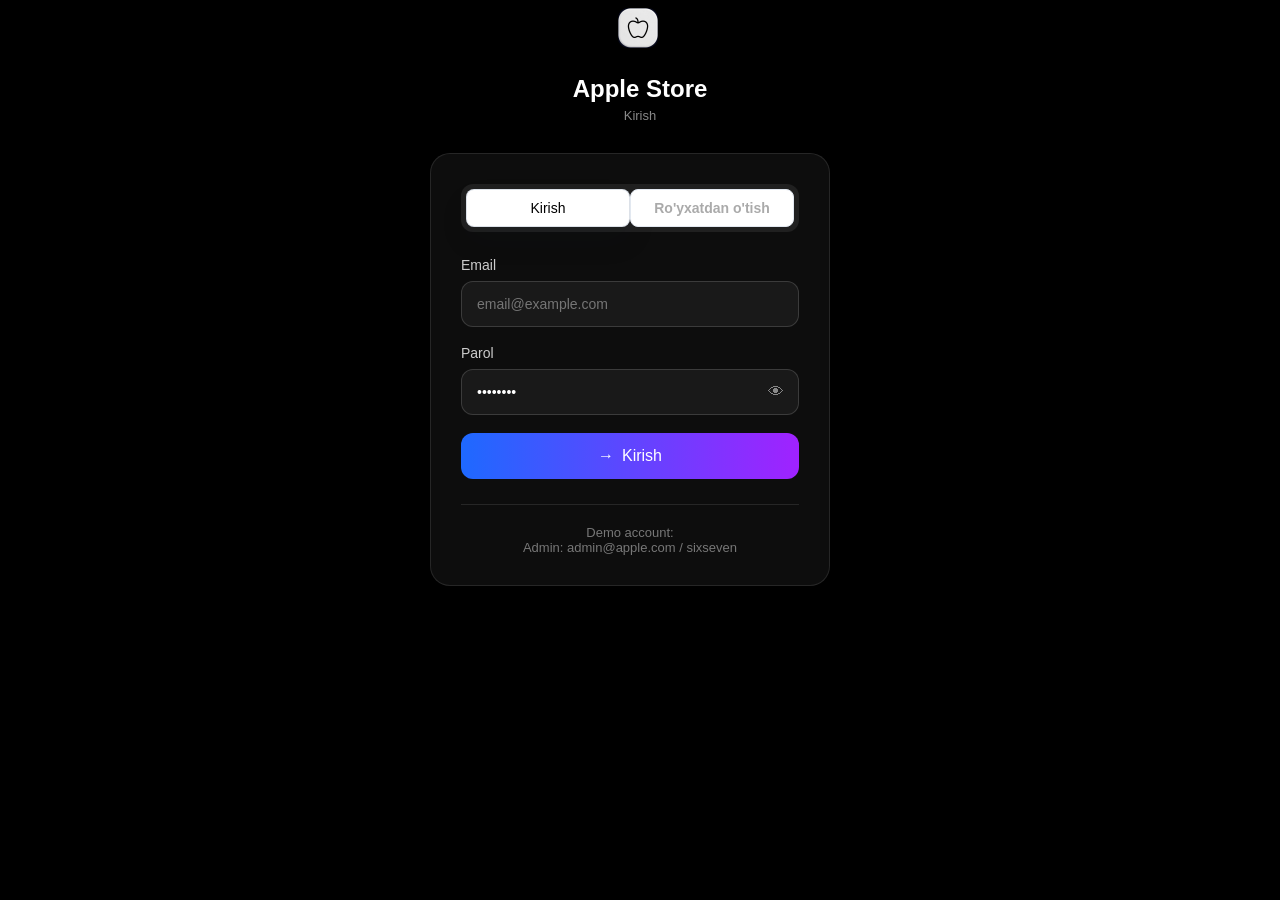
<file: access.html>
<!DOCTYPE html>
<html lang="en">
<head>
    <meta charset="UTF-8">
    <meta name="viewport" content="width=device-width, initial-scale=1.0">
    <title>Access</title>
    <link rel="stylesheet" href="apple.css">
</head>
<body>
    <div class="container">
    <div class="logo-section">
        <div class="apple-logo">
            <img class="" src="image.png" alt="">
        </div>
        <div class="title">Apple Store</div>
        <div class="subtitle" id="subtitle-text">Kirish</div>
    </div>

    <div class="auth-card">
        <div class="tabs">
            <div class="tab active" onclick="switchTab('login')">Kirish</div>
            <div class="tab" onclick="switchTab('register')">Ro'yxatdan o'tish</div>
        </div>

        <form id="login-form">
            <div class="form-group">
                <label>Email</label>
                <div class="input-wrapper">
                    <input type="email" placeholder="email@example.com">
                </div>
            </div>
            <div class="form-group">
                <label>Parol</label>
                <div class="input-wrapper">
                    <input type="password" value="password">
                    <span class="eye-icon">👁</span>
                </div>
            </div>
            <button type="submit" class="btn-submit">
                <span>→</span> Kirish
            </button>
        </form>

        <form id="register-form" class="hidden">
            <div class="form-group">
                <label>To'liq ism</label>
                <div class="input-wrapper"><input type="text" placeholder="Ismingiz"></div>
            </div>
            <div class="form-group">
                <label>Email</label>
                <div class="input-wrapper"><input type="email" placeholder="email@example.com"></div>
            </div>
            <div class="form-group">
                <label>Telefon</label>
                <div class="input-wrapper"><input type="text" placeholder="+998 90 123 45 67"></div>
            </div>
            <div class="form-group">
                <label>Parol</label>
                <div class="input-wrapper"><input type="password" placeholder="••••••••"></div>
            </div>
            <div class="form-group">
                <label>Parolni tasdiqlang</label>
                <div class="input-wrapper"><input type="password" placeholder="••••••••"></div>
            </div>
            <button type="submit" class="btn-submit">
                Ro'yxatdan o'tish
            </button>
        </form>

        <div class="demo-section" id="demo-info">
            <p>Demo account:</p>
            <p>Admin: admin@apple.com / sixseven</p>
        </div>
    </div>
</div>


<script src="java.js"></script>
</body>
</html>
</file>
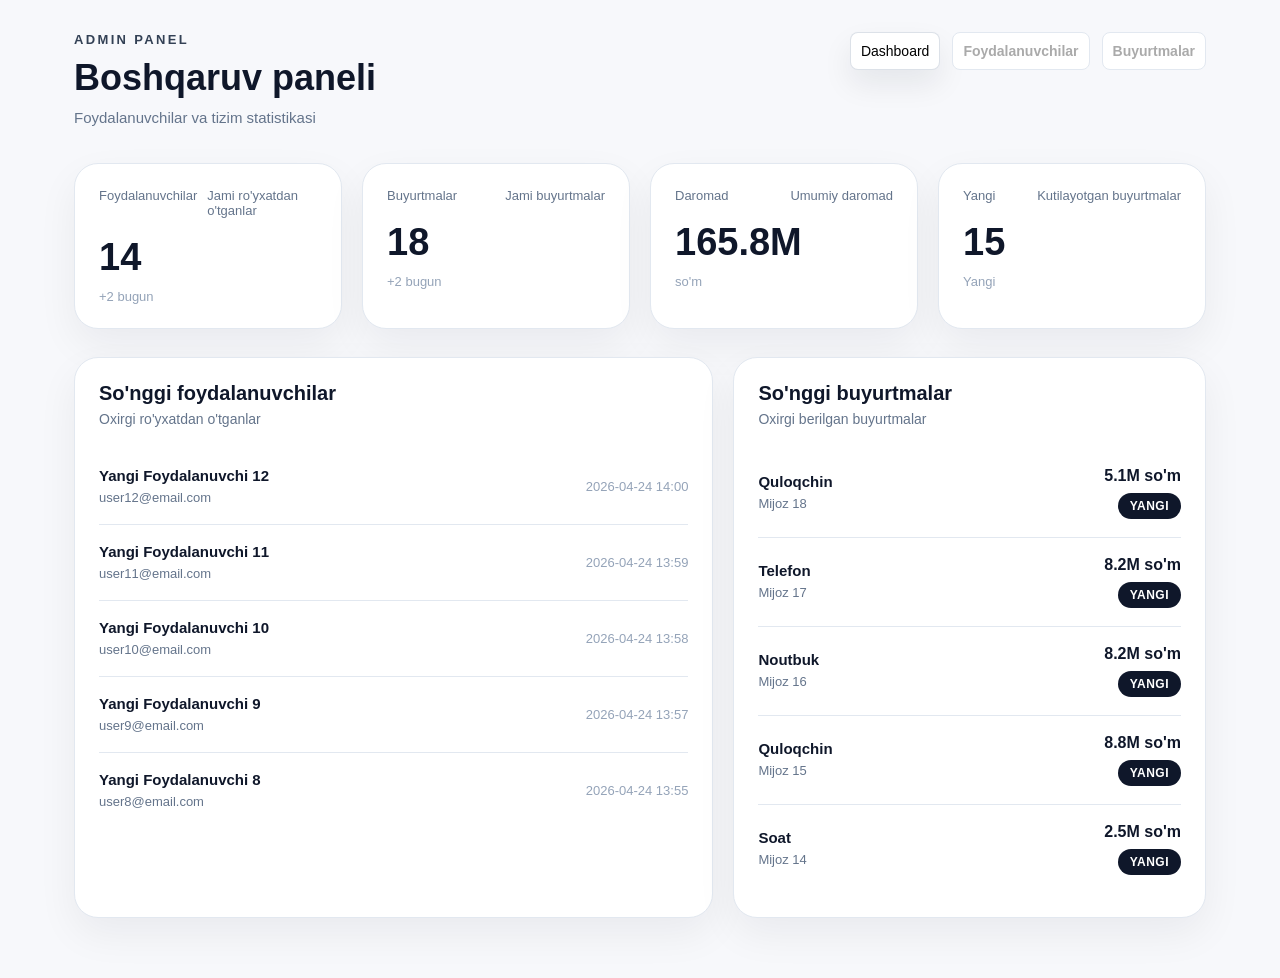
<file: admin.html>
<!DOCTYPE html>
<html lang="en">
<head>
    <meta charset="UTF-8">
    <meta name="viewport" content="width=device-width, initial-scale=1.0">
    <title>Admin Panel</title>
    <link rel="stylesheet" href="apple.css">
</head>
<body class="admin-body">
    <main class="admin-panel">
        <header class="admin-header">
            <div>
                <p class="admin-badge">Admin Panel</p>
                <h1 class="admin-title">Boshqaruv paneli</h1>
                <p class="admin-subtitle">Foydalanuvchilar va tizim statistikasi</p>
            </div>
            <nav class="admin-tabs" aria-label="Admin navigation">
                <button type="button" class="tab active" data-tab="dashboard">Dashboard</button>
                <button type="button" class="tab" data-tab="users">Foydalanuvchilar</button>
                <button type="button" class="tab" data-tab="orders">Buyurtmalar</button>
            </nav>
        </header>

        <section class="admin-section active" data-section="dashboard">
            <div class="admin-stats-grid">
                <article class="admin-card">
                    <div class="card-meta">
                        <span>Foydalanuvchilar</span>
                        <span>Jami ro'yxatdan o'tganlar</span>
                    </div>
                    <strong class="card-value">14</strong>
                    <p class="card-note">+2 bugun</p>
                </article>
                <article class="admin-card">
                    <div class="card-meta">
                        <span>Buyurtmalar</span>
                        <span>Jami buyurtmalar</span>
                    </div>
                    <strong class="card-value">18</strong>
                    <p class="card-note">+2 bugun</p>
                </article>
                <article class="admin-card">
                    <div class="card-meta">
                        <span>Daromad</span>
                        <span>Umumiy daromad</span>
                    </div>
                    <strong class="card-value">165.8M</strong>
                    <p class="card-note">so'm</p>
                </article>
                <article class="admin-card">
                    <div class="card-meta">
                        <span>Yangi</span>
                        <span>Kutilayotgan buyurtmalar</span>
                    </div>
                    <strong class="card-value">15</strong>
                    <p class="card-note">Yangi</p>
                </article>
            </div>

            <div class="admin-lists-grid">
                <article class="admin-card admin-list-card">
                    <h2>So'nggi foydalanuvchilar</h2>
                    <p>Oxirgi ro'yxatdan o'tganlar</p>
                    <ul class="user-list">
                        <li class="user-item">
                            <div class="user-item__info">
                                <strong>Yangi Foydalanuvchi 12</strong>
                                <span>user12@email.com</span>
                            </div>
                            <time datetime="2026-04-24T14:00">2026-04-24 14:00</time>
                        </li>
                        <li class="user-item">
                            <div class="user-item__info">
                                <strong>Yangi Foydalanuvchi 11</strong>
                                <span>user11@email.com</span>
                            </div>
                            <time datetime="2026-04-24T13:59">2026-04-24 13:59</time>
                        </li>
                        <li class="user-item">
                            <div class="user-item__info">
                                <strong>Yangi Foydalanuvchi 10</strong>
                                <span>user10@email.com</span>
                            </div>
                            <time datetime="2026-04-24T13:58">2026-04-24 13:58</time>
                        </li>
                        <li class="user-item">
                            <div class="user-item__info">
                                <strong>Yangi Foydalanuvchi 9</strong>
                                <span>user9@email.com</span>
                            </div>
                            <time datetime="2026-04-24T13:57">2026-04-24 13:57</time>
                        </li>
                        <li class="user-item">
                            <div class="user-item__info">
                                <strong>Yangi Foydalanuvchi 8</strong>
                                <span>user8@email.com</span>
                            </div>
                            <time datetime="2026-04-24T13:55">2026-04-24 13:55</time>
                        </li>
                    </ul>
                </article>
                <article class="admin-card admin-list-card">
                    <h2>So'nggi buyurtmalar</h2>
                    <p>Oxirgi berilgan buyurtmalar</p>
                    <ul class="order-list">
                        <li class="order-item">
                            <div class="order-item__info">
                                <strong>Quloqchin</strong>
                                <span>Mijoz 18</span>
                            </div>
                            <div class="order-item__meta">
                                <span class="order-amount">5.1M so'm</span>
                                <span class="status status-new">Yangi</span>
                            </div>
                        </li>
                        <li class="order-item">
                            <div class="order-item__info">
                                <strong>Telefon</strong>
                                <span>Mijoz 17</span>
                            </div>
                            <div class="order-item__meta">
                                <span class="order-amount">8.2M so'm</span>
                                <span class="status status-new">Yangi</span>
                            </div>
                        </li>
                        <li class="order-item">
                            <div class="order-item__info">
                                <strong>Noutbuk</strong>
                                <span>Mijoz 16</span>
                            </div>
                            <div class="order-item__meta">
                                <span class="order-amount">8.2M so'm</span>
                                <span class="status status-new">Yangi</span>
                            </div>
                        </li>
                        <li class="order-item">
                            <div class="order-item__info">
                                <strong>Quloqchin</strong>
                                <span>Mijoz 15</span>
                            </div>
                            <div class="order-item__meta">
                                <span class="order-amount">8.8M so'm</span>
                                <span class="status status-new">Yangi</span>
                            </div>
                        </li>
                        <li class="order-item">
                            <div class="order-item__info">
                                <strong>Soat</strong>
                                <span>Mijoz 14</span>
                            </div>
                            <div class="order-item__meta">
                                <span class="order-amount">2.5M so'm</span>
                                <span class="status status-new">Yangi</span>
                            </div>
                        </li>
                    </ul>
                </article>
            </div>
        </section>

        <section class="admin-section" data-section="users">
            <section class="admin-card admin-users-card">
                <div class="admin-card-header">
                    <div>
                        <h1 class="admin-title">Barcha foydalanuvchilar</h1>
                        <p class="admin-subtitle">Jami: 16 ta foydalanuvchi</p>
                    </div>
                </div>

                <div class="admin-table-wrap">
                    <table class="admin-table">
                        <thead>
                            <tr>
                                <th>ID</th>
                                <th>Ism</th>
                                <th>Email</th>
                                <th>Telefon</th>
                                <th>Ro'yxatdan o'tgan</th>
                            </tr>
                        </thead>
                        <tbody>
                            <tr>
                                <td>#16</td>
                                <td>Yangi Foydalanuvchi 16</td>
                                <td>user16@email.com</td>
                                <td>+998901000015</td>
                                <td>2026-04-24 14:11</td>
                            </tr>
                            <tr>
                                <td>#15</td>
                                <td>Yangi Foydalanuvchi 15</td>
                                <td>user15@email.com</td>
                                <td>+998901000014</td>
                                <td>2026-04-24 14:11</td>
                            </tr>
                            <tr>
                                <td>#14</td>
                                <td>Yangi Foydalanuvchi 14</td>
                                <td>user14@email.com</td>
                                <td>+998901000013</td>
                                <td>2026-04-24 13:58</td>
                            </tr>
                            <tr>
                                <td>#13</td>
                                <td>Yangi Foydalanuvchi 13</td>
                                <td>user13@email.com</td>
                                <td>+998901000012</td>
                                <td>2026-04-24 13:58</td>
                            </tr>
                            <tr>
                                <td>#12</td>
                                <td>Yangi Foydalanuvchi 12</td>
                                <td>user12@email.com</td>
                                <td>+998901000011</td>
                                <td>2026-04-24 13:53</td>
                            </tr>
                            <tr>
                                <td>#11</td>
                                <td>Yangi Foydalanuvchi 11</td>
                                <td>user11@email.com</td>
                                <td>+998901000010</td>
                                <td>2026-04-24 13:59</td>
                            </tr>
                            <tr>
                                <td>#10</td>
                                <td>Yangi Foydalanuvchi 10</td>
                                <td>user10@email.com</td>
                                <td>+998901000009</td>
                                <td>2026-04-24 13:58</td>
                            </tr>
                            <tr>
                                <td>#9</td>
                                <td>Yangi Foydalanuvchi 9</td>
                                <td>user9@email.com</td>
                                <td>+998901000008</td>
                                <td>2026-04-24 13:57</td>
                            </tr>
                            <tr>
                                <td>#8</td>
                                <td>Yangi Foydalanuvchi 8</td>
                                <td>user8@email.com</td>
                                <td>+998901000007</td>
                                <td>2026-04-24 13:55</td>
                            </tr>
                            <tr>
                                <td>#7</td>
                                <td>Yangi Foydalanuvchi 7</td>
                                <td>user7@email.com</td>
                                <td>+998901000006</td>
                                <td>2026-04-24 13:55</td>
                            </tr>
                            <tr>
                                <td>#6</td>
                                <td>Yangi Foydalanuvchi 6</td>
                                <td>user6@email.com</td>
                                <td>+998901000005</td>
                                <td>2026-04-24 13:46</td>
                            </tr>
                            <tr>
                                <td>#1</td>
                                <td>Alisher Karimov</td>
                                <td>alisher@email.com</td>
                                <td>+998901234567</td>
                                <td>2026-04-14 10:30</td>
                            </tr>
                            <tr>
                                <td>#2</td>
                                <td>Dilnoza Rahimova</td>
                                <td>dilnoza@email.com</td>
                                <td>+998902345678</td>
                                <td>2026-04-14 11:15</td>
                            </tr>
                            <tr>
                                <td>#3</td>
                                <td>Jamshid Toshmatov</td>
                                <td>jamshid@email.com</td>
                                <td>+998903456789</td>
                                <td>2026-04-13 14:20</td>
                            </tr>
                            <tr>
                                <td>#4</td>
                                <td>Sevara Abdullayeva</td>
                                <td>sevara@email.com</td>
                                <td>+998904567890</td>
                                <td>2026-04-13 09:45</td>
                            </tr>
                            <tr>
                                <td>#5</td>
                                <td>Otabek Saidov</td>
                                <td>otabek@email.com</td>
                                <td>+998905678901</td>
                                <td>2026-04-12 16:30</td>
                            </tr>
                        </tbody>
                    </table>
                </div>
            </section>
        </section>

        <section class="admin-section" data-section="orders">
            <section class="admin-card admin-users-card">
                <div class="admin-card-header">
                    <div>
                        <h1 class="admin-title">Buyurtmalar</h1>
                        <p class="admin-subtitle">Oxirgi buyurtmalar bo'limi</p>
                    </div>
                </div>
                <div class="admin-table-wrap">
                    <table class="admin-table">
                        <thead>
                            <tr>
                                <th>Nomi</th>
                                <th>Mijoz</th>
                                <th>Holat</th>
                                <th>Summa</th>
                                <th>Sana</th>
                            </tr>
                        </thead>
                        <tbody>
                            <tr>
                                <td>Quloqchin</td>
                                <td>Mijoz 7</td>
                                <td>Yangi</td>
                                <td>9.9M so'm</td>
                                <td>2026-04-24</td>
                            </tr>
                            <tr>
                                <td>Telefon</td>
                                <td>Mijoz 6</td>
                                <td>Yangi</td>
                                <td>2.6M so'm</td>
                                <td>2026-04-24</td>
                            </tr>
                            <tr>
                                <td>Laptop Dell XPS 15</td>
                                <td>Alisher Karimov</td>
                                <td>Yangi</td>
                                <td>15.0M so'm</td>
                                <td>2026-04-24</td>
                            </tr>
                            <tr>
                                <td>iPhone 15 Pro</td>
                                <td>Dilnoza Rahimova</td>
                                <td>Jarayonda</td>
                                <td>26.0M so'm</td>
                                <td>2026-04-24</td>
                            </tr>
                            <tr>
                                <td>Samsung Galaxy S24</td>
                                <td>Jamshid Toshmatov</td>
                                <td>Yetkazildi</td>
                                <td>9.5M so'm</td>
                                <td>2026-04-24</td>
                            </tr>
                        </tbody>
                    </table>
                </div>
            </section>
        </section>
    </main>
    <script>
        document.querySelectorAll('.admin-tabs .tab').forEach(function(button) {
            button.addEventListener('click', function() {
                document.querySelectorAll('.admin-tabs .tab').forEach(function(btn) {
                    btn.classList.remove('active');
                });
                document.querySelectorAll('.admin-section').forEach(function(section) {
                    section.classList.remove('active');
                });
                button.classList.add('active');
                var target = button.getAttribute('data-tab');
                var section = document.querySelector('.admin-section[data-section="' + target + '"]');
                if (section) {
                    section.classList.add('active');
                }
            });
        });
    </script>
</body>
</html>
</file>
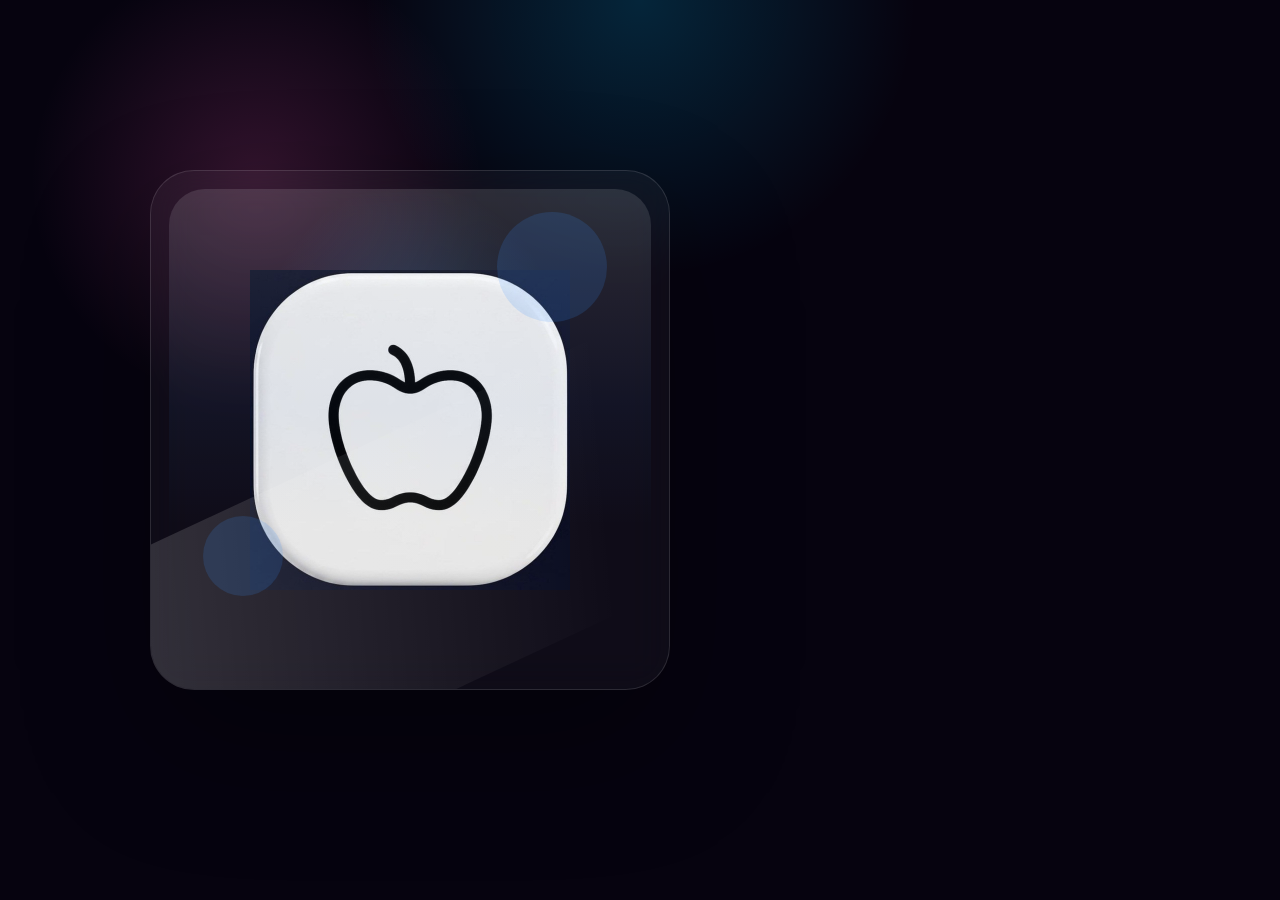
<file: animation.html>
<!DOCTYPE html>
<html lang="en">
<head>
    <meta charset="UTF-8">
    <meta name="viewport" content="width=device-width, initial-scale=1.0">
    <title>Apple Animation</title>
    <link rel="stylesheet" href="apple.css">
    <style>
        .anim-hero {
            min-height: 100vh;
            display: flex;
            align-items: center;
            justify-content: center;
            padding: 80px 20px;
            background: radial-gradient(circle at top, rgba(0, 194, 255, 0.18), transparent 25%),
                        radial-gradient(circle at 20% 20%, rgba(255, 95, 184, 0.18), transparent 18%),
                        #06030f;
            color: white;
        }

        .anim-grid {
            max-width: 980px;
            width: 100%;
            display: grid;
            grid-template-columns: 1fr;
            gap: 0;
            align-items: center;
            justify-items: center;
            padding: 40px 0 80px;
        }

        .anim-card-wrap {
            position: relative;
            width: 100%;
            max-width: 520px;
            aspect-ratio: 1 / 1;
            border-radius: 44px;
            overflow: hidden;
            background: rgba(255, 255, 255, 0.04);
            border: 1px solid rgba(255, 255, 255, 0.12);
            box-shadow: 0 55px 130px rgba(0, 0, 0, 0.3);
            backdrop-filter: blur(20px);
            animation: float 8s ease-in-out infinite;
        }

        .anim-stage {
            position: relative;
            min-height: auto;
            display: flex;
            align-items: center;
            justify-content: center;
            width: 100%;
        }

        .anim-link {
            display: block;
            width: 100%;
            text-decoration: none;
            color: inherit;
        }

        .anim-link:hover .anim-card-wrap {
            transform: translateY(-6px);
        }

        .anim-card-wrap::before {
            content: '';
            position: absolute;
            inset: 0;
            background: radial-gradient(circle at 50% 30%, rgba(75, 181, 255, 0.18), transparent 32%);
            pointer-events: none;
        }

        .anim-card {
            position: relative;
            width: 100%;
            height: 100%;
            display: grid;
            place-items: center;
            overflow: hidden;
        }

        .anim-card img {
            width: auto;
            max-width: 320px;
            height: auto;
            object-fit: contain;
            transform: scale(1);
            filter: brightness(1) saturate(1.08);
            margin: 0 auto;
            animation: spin 10s linear infinite;
        }

        .anim-glow {
            position: absolute;
            inset: 18px;
            border-radius: 36px;
            background: linear-gradient(180deg, rgba(255, 255, 255, 0.12), rgba(80, 144, 255, 0.06) 45%, transparent 70%);
            pointer-events: none;
        }

        .anim-shine {
            position: absolute;
            top: 42%;
            left: -20%;
            width: 180%;
            height: 260px;
            background: linear-gradient(110deg, rgba(255, 255, 255, 0.18), transparent 60%);
            transform: rotate(-25deg);
            animation: shine 3.5s ease-in-out infinite;
            pointer-events: none;
        }

        .anim-bubbles {
            position: absolute;
            inset: 0;
            pointer-events: none;
        }

        .anim-bubble {
            position: absolute;
            border-radius: 50%;
            background: rgba(59, 141, 255, 0.16);
            animation: bubble 7s ease-in-out infinite;
        }

        .anim-bubble:nth-child(1) {
            width: 110px;
            height: 110px;
            top: 8%;
            right: 12%;
            animation-delay: 0s;
        }

        .anim-bubble:nth-child(2) {
            width: 80px;
            height: 80px;
            bottom: 18%;
            left: 10%;
            animation-delay: 1.2s;
        }

        .anim-bubble:nth-child(3) {
            width: 54px;
            height: 54px;
            top: 22%;
            left: 18%;
            animation-delay: 2.1s;
        }

        .anim-bubble:nth-child(4) {
            width: 74px;
            height: 74px;
            bottom: 12%;
            right: 20%;
            animation-delay: 0.8s;
        }

        .back-button {
            margin-top: 40px;
            padding: 16px 36px;
            border-radius: 35px;
            background: rgba(255, 255, 255, 0.14);
            color: #fff;
            text-decoration: none;
            border: 1px solid rgba(255, 255, 255, 0.22);
            font-size: 16px;
            transition: transform 0.25s ease, background 0.25s ease, border-color 0.25s ease;
            display: inline-flex;
            align-items: center;
            justify-content: center;
        }

        .back-button:hover {
            transform: translateY(-2px);
            background: rgba(255, 255, 255, 0.22);
            border-color: rgba(255, 255, 255, 0.35);
        }

        @keyframes float {
            0%, 100% { transform: translateY(0px); }
            50% { transform: translateY(-16px); }
        }

        @keyframes shine {
            0%, 100% { transform: translateX(-5%) rotate(-25deg); opacity: 0.18; }
            50% { transform: translateX(105%) rotate(-25deg); opacity: 0.35; }
        }

        @keyframes bubble {
            0% { transform: translateY(0px) scale(1); opacity: 0.8; }
            50% { transform: translateY(-14px) scale(1.04); opacity: 0.7; }
            100% { transform: translateY(0px) scale(1); opacity: 0.8; }
        }

        @keyframes spin {
            from { transform: rotate(0deg); }
            to { transform: rotate(360deg); }
        }

        @media (max-width: 980px) {
            .anim-grid {
                grid-template-columns: 1fr;
                text-align: center;
            }

            .anim-stage {
                margin-top: 40px;
            }
        }
    </style>
</head>
<body>
    <main class="anim-hero">
        <div class="anim-grid">
            <div class="anim-stage" id="magic">
            <a href="index.html" class="anim-link">
                <div class="anim-card-wrap">
                    <div class="anim-card">
                        <img src="image.png" alt="Animated Apple icon" />
                        <div class="anim-glow"></div>
                        <div class="anim-shine"></div>
                    </div>
                    <div class="anim-bubbles">
                        <span class="anim-bubble"></span>
                        <span class="anim-bubble"></span>
                    </div>
                </div>
            </a>
        </div>
        </div>
    </main>
    
</body>
</html>
</file>
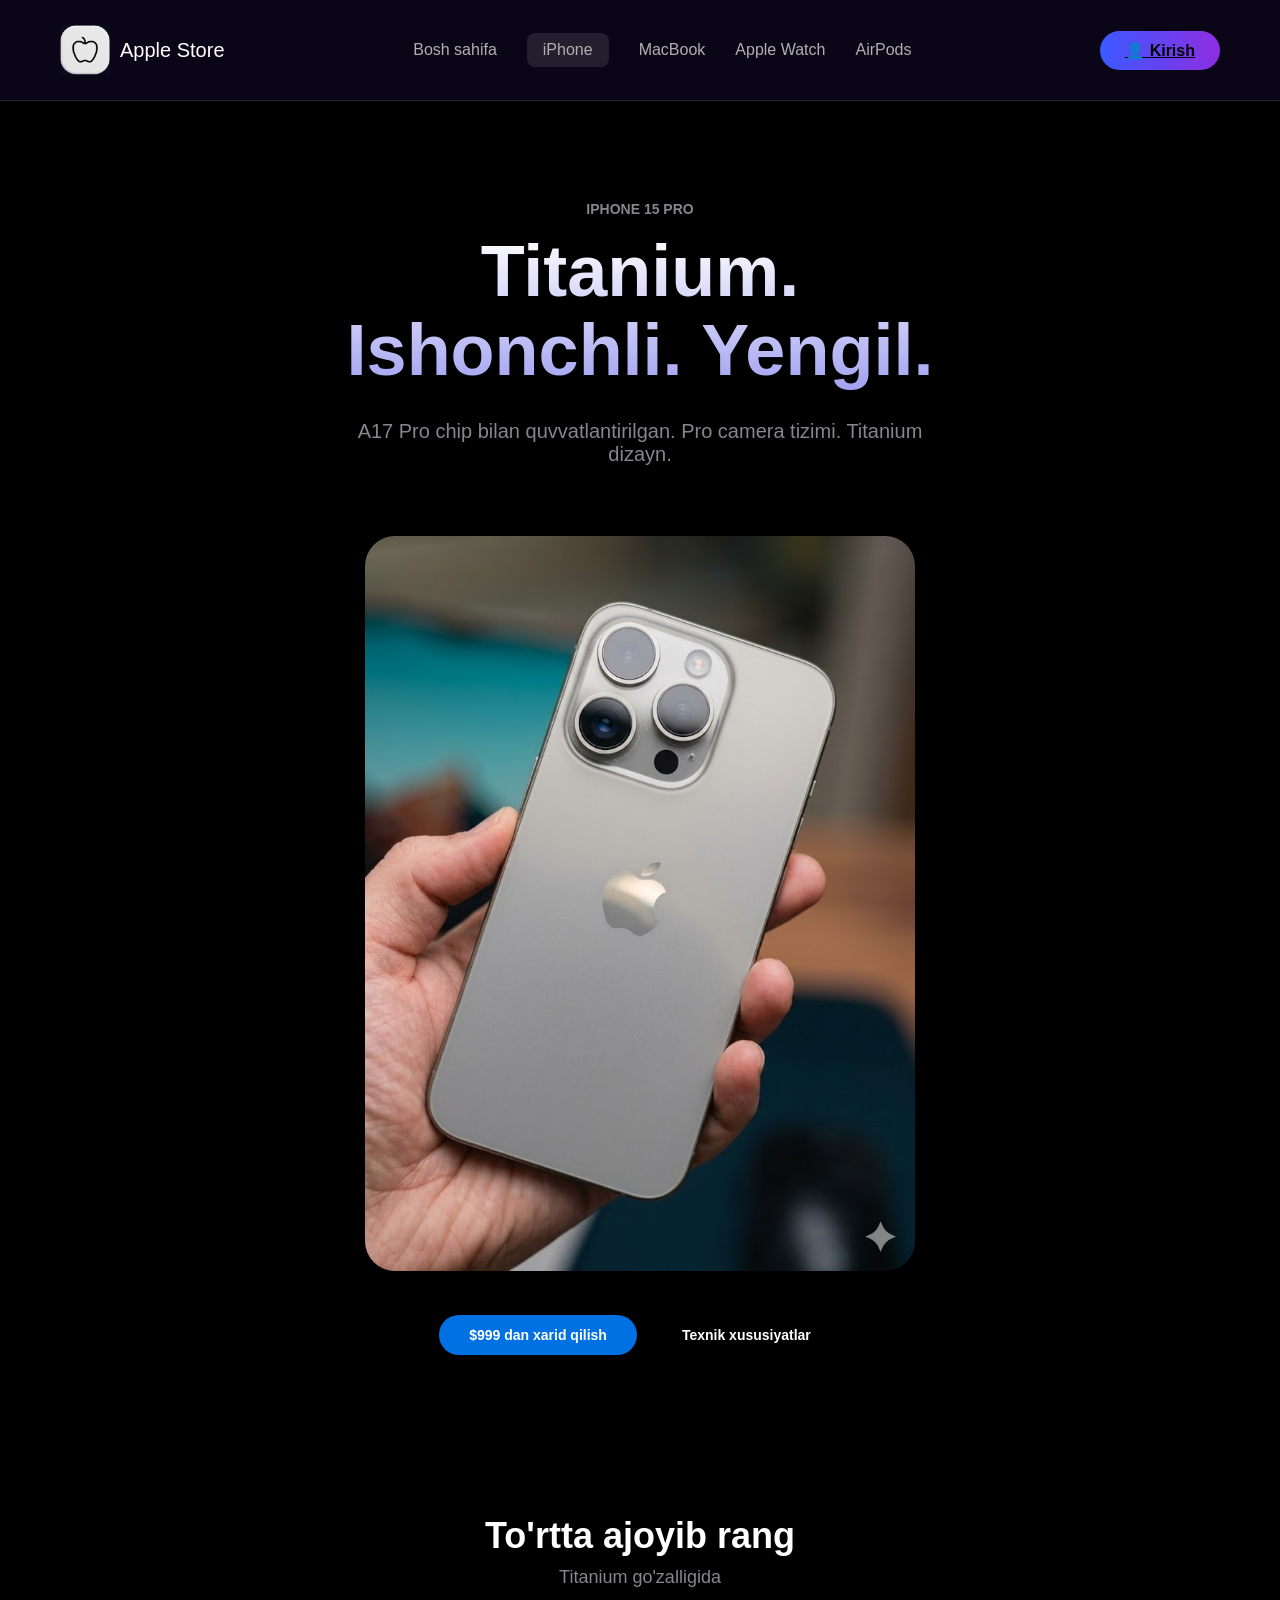
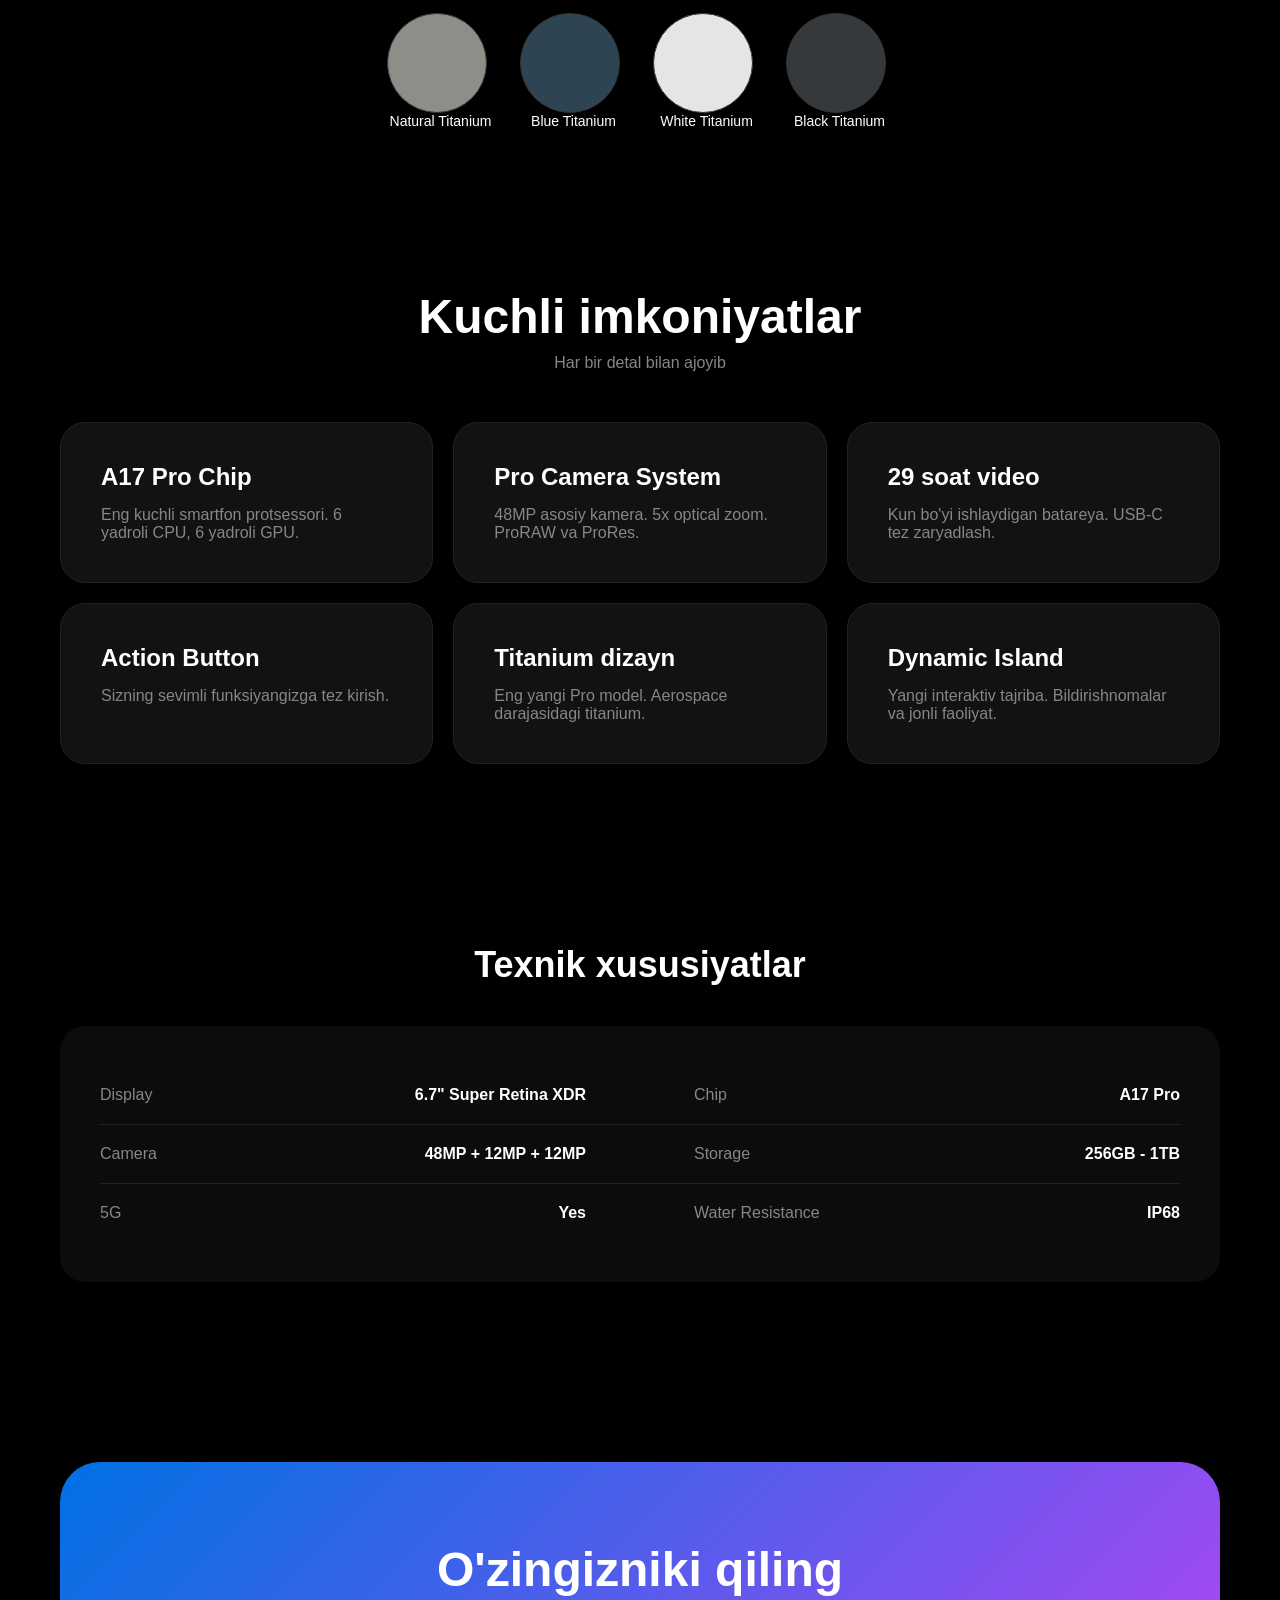
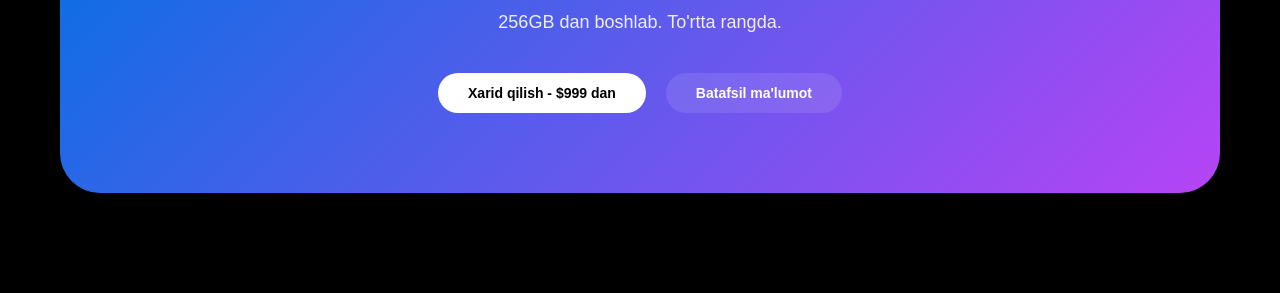
<file: iphone.html>
<!DOCTYPE html>
<html lang="en">
<head>
    <meta charset="UTF-8">
    <meta name="viewport" content="width=device-width, initial-scale=1.0">
    <title>Document</title>
    <link rel="stylesheet" href="apple.css">
</head>
<body>
      <header class="header">
  <div class="header__container">

    <div class="header__logo">
      <img src="./image.png" alt="Logo" class="header__logo-img">
      <span class="header__logo-text">Apple Store</span>
    </div>

    <nav class="header__nav">
      <ul class="header__list">
        <li class="header__item"><a href="./index.html" class="header__link">Bosh sahifa</a></li>
        <li class="header__item header__item--active"><a href="./iphone.html" class="header__link">iPhone</a></li>
        <li class="header__item"><a href="./macbook.html" class="header__link">MacBook</a></li>
        <li class="header__item"><a href="./applewatch.html" class="header__link">Apple Watch</a></li>
        <li class="header__item"><a href="./airpods.html" class="header__link">AirPods</a></li>
      </ul>
    </nav>

    <div class="header__actions">
      <button class="header__login-btn">
        <a class="user-icon" href="./access.html">👤 Kirish</a>
      </button>
      <button class="burger" id="burgerBtn" aria-label="Menyuni ochish" onclick="toggleMenu()">
        <span></span>
        <span></span>
        <span></span>
      </button>
    </div>

  </div>

  <ul class="mobile-menu" id="mobileMenu">
    <li><a href="./index.html">Bosh sahifa</a></li>
    <li><a href="./macbook.html">MacBook</a></li>
    <li><a href="./iphone.html">iPhone</a></li>
    <li><a href="./airpods.html">AirPods</a></li>
    <li><a href="./applewatch.html">Apple Watch</a></li>
  </ul>
</header>

  <div class="main-container">
        
        <section class="intro">
            <span class="intro__label">IPHONE 15 PRO</span>
            <h1 class="intro__title">Titanium. <br> Ishonchli. Yengil.</h1>
            <p class="intro__subtitle">A17 Pro chip bilan quvvatlantirilgan. Pro camera tizimi. Titanium dizayn.</p>
            <div class="intro__media">
                <img src="./bd9f179e-d899-49f1-99a3-86e4adb8c876.jpg" alt="iPhone 15 Pro" class="intro__img">
            </div>
            <div class="intro__actions">
                <a href="#" class="btn btn--blue">$999 dan xarid qilish</a>
                <a href="#" class="btn btn--outline">Texnik xususiyatlar</a>
            </div>
        </section> 
 
        <section class="colors">
            <h2 class="colors__title">To'rtta ajoyib rang</h2>
            <p class="colors__text">Titanium go'zalligida</p>
            <ul class="colors__list">
                <li class="colors__item"><span class="colors__dot colors__dot--natural"></span> Natural Titanium</li>
                <li class="colors__item"><span class="colors__dot colors__dot--blue"></span> Blue Titanium</li>
                <li class="colors__item"><span class="colors__dot colors__dot--white"></span> White Titanium</li>
                <li class="colors__item"><span class="colors__dot colors__dot--black"></span> Black Titanium</li>
            </ul>
        </section>

        <section class="features">
            <h2 class="features__main-title">Kuchli imkoniyatlar</h2>
            <p class="features__main-desc">Har bir detal bilan ajoyib</p>
            <div class="features__grid">
                <div class="feature-card">
                    <h3 class="feature-card__title">A17 Pro Chip</h3>
                    <p class="feature-card__info">Eng kuchli smartfon protsessori. 6 yadroli CPU, 6 yadroli GPU.</p>
                </div>
                <div class="feature-card">
                    <h3 class="feature-card__title">Pro Camera System</h3>
                    <p class="feature-card__info">48MP asosiy kamera. 5x optical zoom. ProRAW va ProRes.</p>
                </div>
                <div class="feature-card">
                    <h3 class="feature-card__title">29 soat video</h3>
                    <p class="feature-card__info">Kun bo'yi ishlaydigan batareya. USB-C tez zaryadlash.</p>
                </div>
                <div class="feature-card">
                    <h3 class="feature-card__title">Action Button</h3>
                    <p class="feature-card__info">Sizning sevimli funksiyangizga tez kirish.</p>
                </div>
                <div class="feature-card">
                    <h3 class="feature-card__title">Titanium dizayn</h3>
                    <p class="feature-card__info">Eng yangi Pro model. Aerospace darajasidagi titanium.</p>
                </div>
                <div class="feature-card">
                    <h3 class="feature-card__title">Dynamic Island</h3>
                    <p class="feature-card__info">Yangi interaktiv tajriba. Bildirishnomalar va jonli faoliyat.</p>
                </div>
            </div>
        </section>

        <section class="specs">
            <h2 class="specs__title">Texnik xususiyatlar</h2>
            <div class="specs__box">
                <div class="specs__row">
                    <div class="specs__item"><span>Display</span> <strong>6.7" Super Retina XDR</strong></div>
                    <div class="specs__item"><span>Chip</span> <strong>A17 Pro</strong></div>
                </div>
                <div class="specs__row">
                    <div class="specs__item"><span>Camera</span> <strong>48MP + 12MP + 12MP</strong></div>
                    <div class="specs__item"><span>Storage</span> <strong>256GB - 1TB</strong></div>
                </div>
                <div class="specs__row">
                    <div class="specs__item"><span>5G</span> <strong>Yes</strong></div>
                    <div class="specs__item"><span>Water Resistance</span> <strong>IP68</strong></div>
                </div>
            </div>
            
        </section>

        <footer class="banner">
            <div class="banner__card">
                <h2 class="banner__title">O'zingizniki qiling</h2>
                <p class="banner__text">256GB dan boshlab. To'rtta rangda.</p>
                <div class="banner__buttons">
                    <button class="btn btn--white">Xarid qilish - $999 dan</button>
                    <button class="btn btn--glass">Batafsil ma'lumot</button>
                </div>
            </div>
        </footer>

    </div>
    <script>
        
  let isOpen = false;

  function toggleMenu() {
    isOpen = !isOpen;
    document.getElementById('burgerBtn').classList.toggle('open', isOpen);
    document.getElementById('mobileMenu').classList.toggle('open', isOpen);
  }
  </script>
</body>
</html>
</file>
<file: apple.css>
* {
    margin: 0;
    padding: 0;
    box-sizing: border-box;
}

body {
  margin: 0;
  font-family: 'Arial', sans-serif;
  background-color: #0b0617; 
}

.header {
  background-color: #0b0617;
  padding: 15px 0;
  color: #ffffff;
  border-bottom: 1px solid rgba(255, 255, 255, 0.1);
}

.header__container {
  max-width: 1200px;
  margin: 0 auto;
  display: flex;
  align-items: center;
  justify-content: space-between;
  padding: 0 20px;
}

.header__logo-img {
    width: 50px;
    height: auto;
    cursor: pointer;
    transition: transform 0.6s ease-in-out;
}

.header__logo-img:hover {
    transform: rotate(360deg);
}

.header__logo {
  display: flex;
  align-items: center;
  text-decoration: none;
  gap: 10px;
}

.header__logo-text {
  font-size: 20px;
  font-weight: 500;
}

/* Navigatsiya */
.header__list {
  display: flex;
  list-style: none;
  gap: 30px;
  margin: 0;
  padding: 0;
  justify-content: center;
  align-items: center;
}

.header__link {
  color: #b0b0b0;
  text-decoration: none;
  font-size: 16px;
  transition: color 0.3s;
}

.header__link:hover {
  color: #ffffff;
}

.header__item--active {
  background-color: rgba(255, 255, 255, 0.1);
  padding: 8px 16px;
  border-radius: 8px;
}

.header__item--active{
  color: #ffffff;
}

.header__link--active {
  color: #ffffff;
}

.header__login-btn {
  background: linear-gradient(90deg, #3b59ff 0%, #8e2de2 100%);
  border: none;
  padding: 10px 25px;
  border-radius: 20px;
  color: white;
  font-size: 16px;
  cursor: pointer;
  display: flex;
  align-items: center;
  gap: 8px;
  transition: opacity 0.3s;
  


}

.header__login-btn:hover {
  opacity: 0.9;
}

.header__actions {
  display: flex;
  align-items: center;
  gap: 15px;
}

.header__burger-checkbox {
  display: none;
}

.header__burger {
  display: none;
  flex-direction: column;
  cursor: pointer;
  padding: 10px;
  border: none;
  background: none;
  gap: 4px;
}

.header__burger-line {
  width: 25px;
  height: 3px;
  background-color: #ffffff;
  transition: 0.3s;
}

.header__burger-checkbox:checked + .header__burger .header__burger-line:nth-child(1) {
  transform: rotate(45deg) translate(5px, 5px);
}

.header__burger-checkbox:checked + .header__burger .header__burger-line:nth-child(2) {
  opacity: 0;
}

.header__burger-checkbox:checked + .header__burger .header__burger-line:nth-child(3) {
  transform: rotate(-45deg) translate(7px, -6px);
}

.header__nav {
  position: relative;
}

@media (max-width: 480px) {
  .header__list {
    position: absolute;
    top: 100%;
    left: 0;
    right: 0;
    background-color: #0b0617;
    flex-direction: column;
    padding: 20px;
    border-top: 1px solid rgba(255, 255, 255, 0.1);
    display: none;
    gap: 15px;
  }

  .header__actions {
    display: none;
  }

  .header__burger {
    display: flex;
  }

  .header__burger-checkbox:checked ~ .header__nav .header__list {
    display: flex;
  }
}

.hero {
  background: radial-gradient(circle at center, #1a0b2e 0%, #05020a 100%);
  min-height: 80vh; 
  display: flex;
  align-items: center;
  justify-content: center;
  text-align: center;
  color: #ffffff;
  padding: 40px 20px;
}

.hero__container {
  max-width: 800px;
}

.hero__badge {
  display: inline-flex;
  align-items: center;
  gap: 8px;
  background: rgba(255, 255, 255, 0.05);
  border: 1px solid rgba(255, 255, 255, 0.1);
  padding: 6px 16px;
  border-radius: 20px;
  margin-bottom: 30px;
}

.hero__badge-icon {
  color: #f4d03f;
}

.hero__badge-text {
  font-size: 14px;
  letter-spacing: 0.5px;
}

.hero__title {
  font-size: 72px; 
  font-weight: 600;
  line-height: 1.1;
  margin-bottom: 20px;
}

.hero__text {
  font-size: 18px;
  color: #b0b0b0;
  margin-bottom: 40px;
  max-width: 600px;
  margin-left: auto;
  margin-right: auto;
}

.hero__button {
  background-color: #ffffff;
  color: #000000;
  border: none;
  padding: 14px 32px;
  border-radius: 30px;
  font-size: 16px;
  font-weight: 500;
  cursor: pointer;
  display: inline-flex;
  align-items: center;
  gap: 10px;
  transition: transform 0.2s ease;
}

.hero__button:hover {
  transform: scale(1.05); 
}

.hero__button-arrow {
  font-size: 18px;
}

@media (max-width: 768px) {
  .hero__title {
    font-size: 40px;
  }
}

.feature-showcase {
  padding: 80px 20px;
  background: linear-gradient(180deg, #07030b 0%, #120a1f 100%);
}

.feature-showcase__content {
  max-width: 1200px;
  margin: 0 auto;
  display: grid;
  grid-template-columns: 1fr 0.95fr;
  gap: 40px;
  align-items: center;
}

.feature-showcase__text-block {
  display: flex;
  flex-direction: column;
  gap: 28px;
}

.feature-showcase__eyebrow {
  color: #8b8b9a;
  text-transform: uppercase;
  letter-spacing: 2px;
  font-size: 13px;
}

.feature-showcase__title {
  font-size: 72px;
  line-height: 0.95;
  margin: 0;
  color: #ffffff;
}

.feature-showcase__description {
  max-width: 520px;
  color: #c5c4d0;
  font-size: 18px;
  line-height: 1.7;
}

.feature-showcase__pill-row {
  display: flex;
  flex-wrap: wrap;
  gap: 14px;
}

.feature-showcase__pill {
  padding: 14px 24px;
  border-radius: 999px;
  border: 1px solid rgba(255, 255, 255, 0.12);
  background: rgba(255, 255, 255, 0.05);
  color: #ffffff;
  font-size: 15px;
  cursor: pointer;
  transition: background 0.2s ease, transform 0.2s ease;
}

.feature-showcase__pill:hover {
  background: rgba(255, 255, 255, 0.12);
  transform: translateY(-1px);
}

.feature-showcase__actions {
  display: flex;
  flex-wrap: wrap;
  gap: 20px;
  align-items: center;
}

.feature-showcase__button {
  padding: 16px 30px;
  border-radius: 999px;
  border: none;
  background: #ffffff;
  color: #000000;
  font-size: 16px;
  font-weight: 600;
  cursor: pointer;
  transition: transform 0.2s ease, opacity 0.2s ease;
}

.feature-showcase__button:hover {
  transform: translateY(-2px);
  opacity: 0.95;
}

.feature-showcase__link {
  color: #8b8bff;
  font-size: 16px;
  text-decoration: none;
}

.feature-showcase__visual {
  display: flex;
  justify-content: center;
}

.feature-showcase__visual-frame {
  width: min(100%, 520px);
  padding: 40px;
  border-radius: 48px;
  background: #ffffff;
  box-shadow: 0 40px 120px rgba(0, 0, 0, 0.35);
  display: flex;
  align-items: center;
  justify-content: center;
}

.feature-showcase__image {
  width: 100%;
  max-width: 420px;
  height: auto;
  display: block;
  border-radius: 28px;
}

@media (max-width: 980px) {
  .feature-showcase__content {
    grid-template-columns: 1fr;
  }

  .feature-showcase__visual {
    order: -1;
  }
}

@media (max-width: 680px) {
  .feature-showcase {
    padding: 50px 16px;
  }

  .feature-showcase__title {
    font-size: 42px;
  }

  .feature-showcase__pill-row {
    gap: 12px;
  }

  .feature-showcase__pill {
    flex: 1 1 calc(50% - 12px);
  }

  .feature-showcase__actions {
    flex-direction: column;
    align-items: stretch;
  }

  .feature-showcase__link {
    width: 100%;
  }
}



.section {
    background-color: #000000;
    padding: 40px 20px;
    width: 100%;
    margin: 0 auto;
}

.section__title {
    color: #ffffff;
    font-size: 68px;
    font-weight: 300;
    margin-bottom: 10px;
    margin-top: 77px;
    text-align: center;
}

.section__text {
    color: #b0b0b0;
    font-size: 20px;
    text-align: center;
    margin-bottom: 40px;
}



.product {
  position: relative;
  width: 420px;
  height: 280px;
  border-radius: 28px;
  overflow: hidden;
  background-color: #000;
  font-family: sans-serif;
}


.product__background {
  position: absolute;
  inset: 0;
}

.product__img {
  width: 100%;
  height: 100%;
  object-fit: cover;
  filter: brightness(0.5); 
}

.product__content {
  position: relative;
  height: 100%;
  padding: 32px;
  display: flex;
  flex-direction: column;
  color: white;
}

.product__icon-box {
  width: 48px;
  height: 48px;
  background: rgba(255, 255, 255, 0.15);
  backdrop-filter: blur(8px);
  border-radius: 12px;
  display: flex;
  align-items: center;
  justify-content: center;
  margin-bottom: 20px;
}

.product__title {
  font-size: 28px;
  margin: 0 0 8px 0;
}

.product__list {
  list-style: none; 
  padding: 0;
  margin: 0;
  display: flex;
  gap: 6px; 
  flex-wrap: wrap; 
}

.product__list-item {
  font-size: 16px;
  color: rgba(255, 255, 255, 0.7);
}

.product__link {
  margin-top: auto; 
  text-decoration: none;
  color: white;
  font-weight: 500;
  display: flex;
  align-items: center;
  gap: 5px;
}

.product__link-arrow {
  transition: transform 0.2s;
}

.product__link:hover .product__link-arrow {
  transform: translateX(4px);
}

.inventory__header {
    text-align: center;
    margin-bottom: 60px;
}

.inventory__title {
    font-size: 42px;
    font-weight: 600;
    margin-bottom: 10px;
}

.inventory__desc {
    color: #86868b;
    font-size: 18px;
}

/* Ro'yxat ko'rinishi */
.inventory__list {
    display: flex;
    flex-direction: column;
}

.inventory__item {
    display: flex;
    align-items: center;
    padding: 40px 0;
    border-bottom: 1px solid #333; /* Mahsulotlar orasidagi chiziq */
    transition: background 0.3s ease;
}

.inventory__item:hover {
    background: rgba(255, 255, 255, 0.03); /* Sichqoncha kelganda ozgina yorug'lik */
}

.inventory__visual {
    flex: 1;
    display: flex;
    justify-content: center;
}

.inventory__img {
    max-width: 200px;
    height: auto;
    object-fit: contain;
}

.inventory__info {
    flex: 1;
    padding-left: 40px;
}

.inventory__category {
    font-size: 12px;
    text-transform: uppercase;
    color: #0071e3; /* Ko'k rangli kategoriya */
    letter-spacing: 1px;
    font-weight: bold;
}

.inventory__name {
    font-size: 28px;
    margin: 10px 0;
}

.inventory__details {
    font-size: 16px;
    color: #a1a1a6;
    margin-bottom: 20px;
}

.inventory__btn {
    display: inline-block;
    color: #0071e3;
    text-decoration: none;
    font-size: 16px;
    font-weight: 400;
}

.inventory__btn:hover {
    text-decoration: underline;
}

/* Mobil qurilmalar uchun */
@media (max-width: 768px) {
    .inventory__item {
        flex-direction: column;
        text-align: center;
    }
    
    .inventory__info {
        padding-left: 0;
        margin-top: 20px;
    }
}


.showcase__header {
    text-align: center;
    margin-bottom: 50px;
}

.showcase__main-title {
  color: #ffffff;
    font-size: 40px;
    font-weight: 700;
    letter-spacing: -1px;
}

.showcase__subtitle {
    color: #808085;
    font-size: 16px;
}

/* Grid dizayni */
.showcase__grid {
    display: grid;
    grid-template-columns: 1fr 1fr;
    gap: 25px;
}

/* Har bir mahsulot bloki */
.showcase__unit {
    position: relative;
    background: linear-gradient(145deg, #1c1c1f, #111113);
    border: 1px solid #2a2a2d;
    border-radius: 28px;
    height: 400px;
    overflow: hidden;
    display: flex;
    transition: transform 0.4s ease, border-color 0.4s ease;
}

.showcase__unit:hover {
    transform: translateY(-5px);
    border-color: #444;
}

.showcase__content {
    flex: 1;
    padding: 40px;
    z-index: 2;
    display: flex;
    flex-direction: column;
}

/* Ikonka atrofidagi aylana */
.showcase__icon-ring {
    width: 45px;
    height: 45px;
    background: rgba(255, 255, 255, 0.05);
    border-radius: 12px;
    display: flex;
    align-items: center;
    justify-content: center;
    margin-bottom: 25px;
}

.showcase__icon-ring img {
    width: 22px;
    filter: invert(1);
}

.showcase__name {
  color: #ffffff;
    font-size: 26px;
    margin-bottom: 10px;
}

.showcase__text {
    color: #a1a1a6;
    font-size: 14px;
    line-height: 1.5;
    max-width: 180px;
}

.showcase__more {
    margin-top: auto;
    color: #fff;
    text-decoration: none;
    font-size: 14px;
    font-weight: 500;
}

/* Rasm joylashuvi */
.showcase__image-box {
    flex: 1;
    position: relative;
}

.showcase__img {
    /* position: absolute;
    bottom: -20px;
    right: -20px;
    width: 120%;
    height: auto;
    object-fit: cover;
    opacity: 0.8; */
    width: 300px;
    height: 400px;
}

/* Mobil uchun */
@media (max-width: 900px) {
    .showcase__grid {
        grid-template-columns: 1fr;
    }
    .showcase__unit {
        height: auto;
        min-height: 350px;
    }
}


/* Tashqi qobiq - qora fon berish uchun */
.footer__big-box {
    background-color: #000;
    padding: 100px 0;
    display: flex;
    justify-content: center;
    align-items: center;
}

/* Asosiy gradient blok */
.footer {
    width: 90%;
    max-width: 800px;
    background: linear-gradient(135deg, #4d5efb 0%, #a633f7 50%, #f52d8e 100%);
    border-radius: 30px; /* Yumshoq burchaklar */
    padding: 60px 20px;
    text-align: center;
    box-shadow: 0 20px 40px rgba(0, 0, 0, 0.3);
}

.footer__container {
    display: flex;
    flex-direction: column;
    justify-content: center;
    align-items: center;
    gap: 30px;
}

.footer__links {
    display: flex;
    flex-wrap: wrap;
    justify-content: center;
    gap: 20px;
    margin-top: 25px;
}

.footer__link {
    color: rgba(255, 255, 255, 0.9);
    text-decoration: none;
    font-size: 14px;
    transition: color 0.2s ease;
}

.footer__link:hover {
    color: #ffffff;
}

.footer__copyright {
    color: rgba(255, 255, 255, 0.7);
    font-size: 14px;
    margin-top: 20px;
}

/* Sarlavha stili */
.footer__title {
    color: #fff;
    font-size: 36px;
    font-weight: 700;
    margin: 0 0 15px 0;
    line-height: 1.2;
    font-family: 'Arial', sans-serif;
}

/* Kichik matn */
.footer__text {
    color: rgba(255, 255, 255, 0.9);
    font-size: 16px;
    margin-bottom: 35px;
}

/* Tugma dizayni */
.footer__btn {
    background-color: #fff;
    border: none;
    border-radius: 50px; /* Dumaloq tugma */
    padding: 12px 35px;
    cursor: pointer;
    transition: transform 0.2s ease, box-shadow 0.2s ease;
}

.footer__btn:hover {
    transform: scale(1.05); /* Sichqoncha kelganda kattalashadi */
    box-shadow: 0 10px 20px rgba(0, 0, 0, 0.1);
}

.user-icon {
    color: #000;
    font-size: 16px;
    font-weight: 600;
    margin: 0;
}

/* Mobil qurilmalar uchun moslashuv */
@media (max-width: 600px) {
    .footer__title {
        font-size: 24px;
    }
    
    .footer {
        padding: 40px 15px;
        margin: 0 20px;
    }
}

.container {
    max-width: 1200px;
    margin: 0 auto;
    padding: 60px 20px;
}

.main-container {
    max-width: 1200px;
    margin: 0 auto;
    padding: 0 20px;
}

.btn {
    padding: 14px 28px;
    border-radius: 30px;
    text-decoration: none;
    font-weight: 600;
    display: inline-block;
    border: none;
    transition: 0.3s ease;
    cursor: pointer;
}

.btn--blue { 
    background: #0071e3; 
    color: #fff; 
}

.btn--outline { 
    border: 1px solid #424245; 
    color: #fff; 
}

.btn--white { 
    background: #fff; 
    color: #000; 
}

.btn--glass { 
    background: rgba(255, 255, 255, 0.1); 
    color: #fff; 
    border: 1px solid rgba(255, 255, 255, 0.4); 
}

.intro { 
    text-align: center; 
    padding: 100px 0; 
}

.intro__label { 
    color: #86868b; 
    font-size: 14px; 
    font-weight: 700; 
    margin-bottom: 15px; 
    display: block; 
}

.intro__title { 
    font-size: clamp(40px, 8vw, 72px); 
    line-height: 1.1; 
    background: linear-gradient(#fff, #a2a2f1); 
    -webkit-background-clip: text; 
    -webkit-text-fill-color: transparent; 
}

.intro__subtitle { 
    color: #86868b; 
    font-size: 20px; 
    margin: 30px auto; 
    max-width: 600px; 
}

.intro__img { 
    width: 100%; 
    max-width: 550px; 
    border-radius: 30px; 
    margin: 40px 0; 
}

.intro__actions { 
    display: flex; 
    justify-content: center; 
    gap: 15px; 
}

.colors { 
    text-align: center; 
    padding: 60px 0; 
}

.colors__title { 
    font-size: 36px; 
    margin-bottom: 10px; 
}

.colors__text { 
    color: #86868b; 
    font-size: 18px; 
}

.colors__list { 
    display: flex; 
    justify-content: center; 
    gap: 25px; 
    flex-wrap: wrap; 
}

.colors__item { 
    display: grid; 
    align-items: center; 
    font-size: 14px; 
}

.colors__dot { 
    width: 20px; 
    height: 20px; 
    border-radius: 50%; 
    margin-right: 8px; 
    border: 1px solid #333; 
}

.colors__dot--natural {
   background: #8e8e88;
   width: 100px;
   height: 100px;
   margin-top: 25px;
}
.colors__dot--blue {
  background: #2f4452; 
  width: 100px;
  height: 100px;
  margin-top: 25px;
}
.colors__dot--white {
  background: #e5e5e5; 
  width: 100px;
  height: 100px;
  margin-top: 25px;
}
.colors__dot--black {
  background: #35393b; 
  width: 100px;
  height: 100px;
  margin-top: 25px;
}

.features { 
    padding: 100px 0; 
}

.features__main-title { 
    text-align: center; 
    font-size: 48px; 
    margin-bottom: 10px; 
}

.features__main-desc { 
    text-align: center; 
    color: #86868b; 
    margin-bottom: 50px; 
}

.features__grid { 
    display: grid; 
    grid-template-columns: repeat(auto-fit, minmax(320px, 1fr)); 
    gap: 20px; 
}

.feature-card { 
    background: #121212; 
    padding: 40px; 
    border-radius: 25px; 
    border: 1px solid #222; 
}

.feature-card__title { 
    font-size: 24px; 
    margin-bottom: 15px; 
}

.feature-card__info { 
    color: #86868b; 
    font-size: 16px; 
}

.specs { 
    padding: 80px 0; 
}

.specs__title { 
    text-align: center; 
    font-size: 36px; 
    margin-bottom: 40px; 
}

.specs__box { 
    background: #0c0c0c; 
    border-radius: 25px; 
    padding: 40px; 
}

.specs__row { 
    display: flex; 
    justify-content: space-between; 
    border-bottom: 1px solid #222; 
    padding: 20px 0; 
    flex-wrap: wrap; 
    gap: 20px; 
}

.specs__row:last-child { 
    border-bottom: none; 
}

.specs__item { 
    width: 45%; 
    display: flex; 
    justify-content: space-between; 
    min-width: 250px; 
}

.specs__item span { 
    color: #86868b; 
}

.banner { 
    padding: 100px 0; 
}

.banner__card { 
    background: linear-gradient(135deg, #0071e3, #b644f5); 
    padding: 80px 40px; 
    border-radius: 40px; 
    text-align: center; 
}

.banner__title { 
    font-size: clamp(30px, 5vw, 48px); 
    margin-bottom: 15px; 
}

.banner__text { 
    font-size: 18px; 
    margin-bottom: 40px; 
    opacity: 0.9; 
}

.banner__buttons { 
    display: flex; 
    justify-content: center; 
    gap: 20px; 
    flex-wrap: wrap; 
}

@media (max-width: 768px) {
    .intro__actions, .banner__buttons { 
        flex-direction: column; 
        align-items: center; 
    }
    .btn { 
        width: 100%; 
        max-width: 300px; 
    }
    .specs__item { 
        width: 100%; 
    }
}




:root {
  --blue: #00c2ff;
  --black: #000;
  --dark: #111;
  --gray: #86868b;
}

body {
  background: var(--black);
  color: #fff;
  font-family: sans-serif;
  margin: 0;
}

.mc-box {
  max-width: 1100px;
  margin: 0 auto;
  padding: 60px 20px;
}

/* Header Section */
.mc-header {
  text-align: center;
  margin-bottom: 100px;
}

.mc-title {
  font-size: 45px;
  margin: 0;
}

.mc-desc {
  color: var(--gray);
  margin: 10px 0 50px;
}

/* Grid System */
.mc-grid {
  display: grid;
  grid-template-columns: repeat(auto-fit, minmax(280px, 1fr));
  gap: 25px;
}

/* Card Style */
.mc-card {
  background: var(--dark);
  border: 1px solid #222;
  border-radius: 20px;
  padding: 40px 25px;
  transition: 0.3s ease;
}

.mc-card:hover {
  transform: translateY(-8px);
  border-color: #444;
}

.mc-card.mc-active {
  border-color: var(--blue);
}

/* Card Elements */
.mc-chip {
  width: 50px;
  height: 50px;
  border: 2px solid var(--blue);
  border-radius: 10px;
  color: var(--blue);
  display: flex;
  align-items: center;
  justify-content: center;
  margin: 0 auto 25px;
  font-size: 22px;
}

.mc-name {
  font-size: 26px;
  margin: 0 0 15px;
}

.mc-spec {
  color: var(--gray);
  font-size: 14px;
  line-height: 1.8;
  margin-bottom: 25px;
}

.mc-user {
  font-size: 13px;
  color: #555;
  min-height: 40px;
}

.mc-cost {
  font-size: 24px;
  font-weight: bold;
  color: var(--blue);
}

/* Banner Section */
.mc-banner {
  margin-top: 120px;
}

.mc-flex {
  display: flex;
  align-items: center;
  gap: 60px;
  flex-wrap: wrap;
}

.mc-img, 
.mc-info {
  flex: 1;
  min-width: 320px;
}

.mc-img img {
  width: 100%;
  border-radius: 15px;
}

/* Banner Elements */
.mc-big-title {
  font-size: 42px;
  line-height: 1.1;
  margin: 0;
}

.mc-big-title span {
  color: var(--blue);
}

.mc-p {
  color: var(--gray);
  font-size: 17px;
  margin: 25px 0;
}

.mc-list {
  list-style: none;
  padding: 0;
}

.mc-list li {
  position: relative;
  padding-left: 25px;
  margin-bottom: 12px;
  font-size: 15px;
}

.mc-list li::before {
  content: "•";
  position: absolute;
  left: 0;
  color: var(--blue);
  font-weight: bold;
}

/* Mobile View */
@media (max-width: 768px) {
  .mc-flex {
    flex-direction: column;
    text-align: center;
  }
  
  .mc-title {
    font-size: 32px;
  }
}



:root {
  --blue:  #00c2ff;
  --purp:  #a456ff;
  --gray:  #86868b;
  --card:  #0d0d0f;
  --line:  #1d1d1f;
}

body {
  margin:     0;
  background: #000;
  color:      #fff;
  font-family: -apple-system, sans-serif;
}

.x-box {
  max-width:  1100px;
  margin:     0 auto;
  padding:    80px 20px;
}

/* Sections */
.x-sec {
  text-align:    center;
  margin-bottom: 100px;
}

.x-h {
  font-size:   clamp(30px, 5vw, 42px);
  font-weight: 600;
  margin:      0 0 15px;
}

.x-p {
  color:         var(--gray);
  font-size:     18px;
  margin-bottom: 50px;
}

/* Grid */
.x-grid {
  display:               grid;
  grid-template-columns: repeat(auto-fit, minmax(320px, 1fr));
  gap:                   16px;
}

.x-item {
  display:       flex;
  gap:           20px;
  padding:       30px;
  background:    var(--card);
  border:        1px solid var(--line);
  border-radius: 16px;
  text-align:    left;
  transition:    0.3s ease;
}

.x-item:hover {
  border-color: #444;
}

.x-ico {
  color:      var(--blue);
  font-size:  24px;
  font-style: normal;
}

.x-txt h3 {
  margin:    0 0 8px;
  font-size: 18px;
}

.x-txt p {
  color:       var(--gray);
  font-size:   14px;
  line-height: 1.5;
  margin:      0;
}

/* Stats */
.x-row {
  display:         flex;
  justify-content: center;
  flex-wrap:       wrap;
  gap:             20px;
}

.x-st {
  display:         flex;
  flex-direction:  column;
  align-items:     center;
  justify-content: center;
  flex:            1;
  min-width:       280px;
  height:          170px;
  background:      var(--card);
  border-radius:   20px;
  border:          1.5px solid transparent;
}

.x-st--c { border-color: rgba(0, 194, 255, 0.2); }
.x-st--p { border-color: rgba(164, 86, 255, 0.2); }

.x-v {
  font-size:   36px;
  font-weight: 700;
  color:       var(--blue);
}

.x-l {
  color:      var(--gray);
  font-size:  14px;
  margin-top: 10px;
}

/* CTA Banner */
.x-grad {
  text-align:    center;
  padding:       80px 40px;
  background:    linear-gradient(135deg, #0071e3, #00c2ff);
  border-radius: 24px;
}

.x-btns {
  display:         flex;
  justify-content: center;
  gap:             16px;
  margin-top:      40px;
}

.x-btn {
  padding:       14px 32px;
  border-radius: 40px;
  border:        none;
  font-weight:   600;
  font-size:     16px;
  cursor:        pointer;
  transition:    0.2s;
}

.x-btn--w { background: #fff; color: #000; }
.x-btn--g { background: rgba(0,0,0,0.2); color: #fff; border: 1px solid rgba(255,255,255,0.3); }

.x-btn:hover {
  transform: scale(1.05);
  opacity:   0.9;
}

@media (max-width: 768px) {
  .x-row { flex-direction: column; }
  .x-btns { flex-direction: column; }
}


.x__box{
  display: flex;
  
}



.intro1 {
      text-align: center; 
    padding: 100px 0; 
    background-color:brown;
}

.v-promo {
    min-height: 100vh;
    display: flex;
    align-items: center;
    justify-content: center;
    text-align: center;
    padding: 100px 24px;
    background: radial-gradient(circle at 50% 40%, #2a0e0e 0%, #000 75%);
}

/* ELEMENT: wrapper */
.v-promo__wrapper {
    max-width: 1200px;
    width: 100%;
}

/* ELEMENT: tagline */
.v-promo__tagline {
    display: block;
    font-size: 14px;
    font-weight: 600;
    color: #ff3b30;
    letter-spacing: 0.1em;
    margin-bottom: 20px;
}

/* ELEMENT: main-title */
.v-promo__main-title {
    font-size: clamp(42px, 9vw, 72px);
    font-weight: 700;
    line-height: 1.05;
    margin-bottom: 24px;
    background: linear-gradient(180deg, #ff9f0a 0%, #ff375f 100%);
    -webkit-background-clip: text;
    -webkit-text-fill-color: transparent;
}

/* ELEMENT: summary */
.v-promo__summary {
    font-size: 20px;
    color: #86868b;
    max-width: 580px;
    margin: 0 auto 48px;
    line-height: 1.45;
}

/* MODIFIER: summary--blue */
.v-promo__summary--blue {
    color: #0071e3;
    font-weight: 500;
}

/* ELEMENT: image */
.v-promo__image {
    max-width: 100%;
    height: auto;
    margin-bottom: 56px;
    user-select: none;
}

/* ELEMENT: nav (Tugmalar guruhi) */
.v-promo__nav {
    display: flex;
    justify-content: center;
    gap: 24px;
    flex-wrap: wrap;
}

/* ELEMENT: cta (Tugma) */
.v-promo__cta {
    padding: 14px 30px;
    border-radius: 980px;
    text-decoration: none;
    font-size: 16px;
    font-weight: 400;
    transition: 0.3s cubic-bezier(0.4, 0, 0.2, 1);
}

/* MODIFIER: cta--primary */
.v-promo__cta--primary {
    background-color: #e30000;
    color: #fff;
}

.v-promo__cta--primary:hover {
    background-color: #ff453a;
    transform: translateY(-2px);
}

/* MODIFIER: cta--secondary */
.v-promo__cta--secondary {
    color: #f5f5f7;
    border: 1px solid #424245;
    background: rgba(255, 255, 255, 0.05);
}

.v-promo__cta--secondary:hover {
    background: rgba(255, 255, 255, 0.1);
    border-color: #86868b;
}

/* Mobil adaptivlik */
@media (max-width: 480px) {
    .v-promo {
        padding: 60px 16px;
    }
    .v-promo__nav {
        flex-direction: column;
        align-items: center;
        gap: 16px;
    }
    .v-promo__cta {
        width: 100%;
        max-width: 280px;
    }
}







:root {
            --bg: #000;
            --card: #0c0c0c;
            --accent: #ff3b30;
            --text-dim: #86868b;
        }

        /* Asosiy konteyner klasslari */
        .f-center { display: flex; align-items: center; justify-content: center; }
        .f-between { display: flex; align-items: center; justify-content: space-between; }
        .grid-3 { display: grid; grid-template-columns: repeat(auto-fit, minmax(300px, 1fr)); gap: 20px; }
        
        /* Antiqa Dizayn klasslari */
        .glass-card { 
            background: var(--card); 
            padding: 35px; 
            border-radius: 24px; 
            border: 1px solid #1a1a1a;
            transition: 0.4s cubic-bezier(0.4, 0, 0.2, 1);
        }
        .glass-card:hover { 
            border-color: #444; 
            transform: translateY(-8px) scale(1.02);
            box-shadow: 0 20px 40px rgba(0,0,0,0.4);
        }

        .neon-glow { 
            width: 250px; height: 250px; border-radius: 50%;
            background: radial-gradient(circle, rgba(255,59,48,0.2) 0%, transparent 70%);
            animation: breathe 4s infinite;
        }

        .apple-badge { 
            background: var(--accent); font-size: 11px; font-weight: 800;
            padding: 4px 12px; border-radius: 100px; text-transform: uppercase;
        }

        /* Matn klasslari */
        .txt-huge { font-size: 72px; font-weight: 700; letter-spacing: -3px; margin: 15px 0; }
        .txt-dim { color: var(--text-dim); font-size: 18px; line-height: 1.6; }
        .txt-gradient { background: linear-gradient(180deg, #fff 0%, #888 100%); -webkit-background-clip: text; -webkit-text-fill-color: transparent; }

        @keyframes breathe {
            0%, 100% { transform: scale(1); opacity: 0.5; }
            50% { transform: scale(1.15); opacity: 1; }
        }

        /* Ikonka uchun kichik antiqa klass */
        .icon-box { width: 48px; height: 48px; border-radius: 12px; margin-bottom: 20px; }

        @media (max-width: 768px) {
            .f-between { flex-direction: column; text-align: center; }
            .txt-huge { font-size: 45px; }
        }


        .grid-4 { margin-top: 20px; display: grid; grid-template-columns: repeat(auto-fit, minmax(300px, 1fr)); gap: 20px; }








        /* 2. LAYOUT BLOCKS */
        .container { max-width: 1100px; margin: 0 auto; padding: 100px 20px; }
        .flex-row { display: flex; align-items: center; justify-content: space-between; gap: 40px; }
        .text-center { text-align: center; }

        /* 3. DISPLAY SECTION (BEM: .display-block) */
        .display-block__image {
            flex: 1;
            border-radius: 30px;
            overflow: hidden;
            box-shadow: 0 0 50px rgba(255,255,255,0.05);
        }
        .display-block__image img { width: 100%; display: block; filter: brightness(0.9); }

        .display-block__content { flex: 1; }
        .display-block__title { font-size: 48px; font-weight: 700; line-height: 1.1; margin-bottom: 20px; }
        .display-block__desc { color: #86868b; font-size: 18px; margin-bottom: 30px; }

        /* Stats Sub-block */
        .stat-card {
            background: #121212;
            padding: 20px 25px;
            border-radius: 18px;
            margin-bottom: 15px;
            border: 1px solid #1d1d1f;
        }
        .stat-card__value { font-size: 24px; font-weight: 600; display: block; }
        .stat-card__label { color: #86868b; font-size: 14px; }

        /* 4. SIZE SELECTOR SECTION (BEM: .size-picker) */
        .size-picker { margin-top: 150px; }
        .size-picker__title { font-size: 40px; margin-bottom: 50px; }

        .size-grid { display: flex; justify-content: center; gap: 20px; }
        .size-card {
            background: #000;
            border: 2px solid #1d1d1f;
            padding: 40px 60px;
            border-radius: 25px;
            cursor: pointer;
            transition: 0.3s all ease;
            width: 280px;
        }
        .size-card:hover { border-color: #424245; background: #0a0a0a; transform: translateY(-5px); }
        .size-card--active { border-color: #0071e3; background: rgba(0, 113, 227, 0.05); }

        .size-card__val { font-size: 32px; font-weight: 700; display: block; margin-bottom: 10px; }
        .size-card__type { color: #86868b; font-size: 16px; margin-bottom: 5px; }
        .size-card__info { color: #424245; font-size: 12px; }

        /* 5. COLOR PICKER SECTION (BEM: .color-swatch) */
        .color-picker { margin-top: 150px; }
        .color-picker__title { font-size: 36px; margin-bottom: 10px; }
        .color-picker__subtitle { color: #86868b; margin-bottom: 40px; }

        .swatch-group { display: flex; justify-content: center; gap: 25px; flex-wrap: wrap; }
        .swatch { text-align: center; cursor: pointer; transition: 0.2s; }
        .swatch:hover { transform: scale(1.1); }
        
        .swatch__circle {
            width: 45px; height: 45px;
            border-radius: 50%;
            margin: 0 auto 10px;
            border: 2px solid transparent;
            box-shadow: inset 0 0 10px rgba(0,0,0,0.5);
        }
        .swatch__name { font-size: 11px; color: #86868b; text-transform: capitalize; }

        /* Color Variants */
        .swatch__circle--midnight { background: #1b2028; }
        .swatch__circle--starlight { background: #f0ede4; }
        .swatch__circle--red { background: #e30000; }
        .swatch__circle--blue { background: #236df1; }
        .swatch__circle--storm { background: #4e5b6b; }
        .swatch__circle--pink { background: #f1bdd2; }

        /* RESPONSIVE */
        @media (max-width: 768px) {
            .flex-row { flex-direction: column; text-align: center; }
            .size-grid { flex-direction: column; align-items: center; }
            .size-card { width: 100%; }
        }


        :root {
            --bg-black: black;
            --card-red: rgba(227, 0, 0, 0.05);
            --card-orange: rgba(255, 149, 0, 0.05);
            --card-purple: rgba(175, 82, 222, 0.05);
            --cta-gradient: linear-gradient(135deg, #ff3b30 0%, #ff2d55 100%);
            --text-gray: #86868b;
        }

        .container {
            max-width: 1000px;
            margin: 0 auto;
        }

        /* 2. SPECIFICATION CARDS (Statistikalar) */
        .spec {
            display: grid;
            grid-template-columns: repeat(3, 1fr);
            gap: 20px;
            margin-bottom: 120px;
        }

        .spec-card {
            padding: 40px 20px;
            border-radius: 20px;
            text-align: center;
            border: 1px solid rgba(255, 255, 255, 0.05);
            transition: transform 0.3s ease;
        }

        .spec-card:hover {
            transform: translateY(-5px);
            border-color: rgba(255, 255, 255, 0.1);
        }

        /* Modifikatorlar: Har bir karta uchun o'ziga xos rang */
        .spec-card--battery { background-color: var(--card-red); color: #ff453a; }
        .spec-card--water { background-color: var(--card-orange); color: #ff9f0a; }
        .spec-card--workout { background-color: var(--card-purple); color: #bf5af2; }

        .spec-card__value {
            font-size: 48px;
            font-weight: 600;
            display: block;
            margin-bottom: 8px;
        }

        .spec-card__label {
            color: var(--text-gray);
            font-size: 14px;
            font-weight: 500;
        }

        @media (max-width: 768px) {
            .spec { grid-template-columns: 1fr; }
        }

        /* 3. CALL TO ACTION (Banner qismi) */
        .buy-banner {
            background: var(--cta-gradient);
            padding: 80px 40px;
            border-radius: 30px;
            text-align: center;
            box-shadow: 0 20px 40px rgba(255, 45, 85, 0.2);
        }

        .buy-banner__title {
            font-size: 44px;
            font-weight: 700;
            margin-bottom: 15px;
            letter-spacing: -0.5px;
        }

        .buy-banner__subtitle {
            font-size: 16px;
            opacity: 0.9;
            margin-bottom: 40px;
            display: block;
        }

        .buy-banner__actions {
            display: flex;
            justify-content: center;
            gap: 15px;
        }

        /* Tugmalar uchun umumiy stil */
        .btn {
            padding: 12px 30px;
            border-radius: 100px;
            font-size: 14px;
            font-weight: 600;
            text-decoration: none;
            transition: all 0.2s ease;
            border: none;
            cursor: pointer;
        }

        .btn--primary {
            background-color: #ffffff;
            color: #000000;
        }

        .btn--primary:hover {
            background-color: #f5f5f7;
            transform: scale(1.05);
        }

        .btn--secondary {
            background-color: rgba(255, 255, 255, 0.2);
            color: #ffffff;
            backdrop-filter: blur(10px);
        }

        .btn--secondary:hover {
            background-color: rgba(255, 255, 255, 0.3);
        }

        /* 4. RESPONSIVE */
        @media (max-width: 768px) {
            .specs { grid-template-columns: 1fr; }
            .buy-banner__title { font-size: 32px; }
            .buy-banner__actions { flex-direction: column; align-items: center; }
            .btn { width: 100%; max-width: 250px; }
        }

        /* Admin panel styles */
        body.admin-body {
            background-color: #f7f8fb;
            color: #0f172a;
        }

        .admin-panel {
            max-width: 1180px;
            margin: 0 auto;
            padding: 32px 24px 60px;
            font-family: 'Inter', sans-serif;
        }

        .admin-header {
            display: flex;
            align-items: flex-start;
            justify-content: space-between;
            gap: 24px;
            flex-wrap: wrap;
            margin-bottom: 32px;
        }

        .admin-tabs {
            display: flex;
            gap: 10px;
            flex-wrap: wrap;
        }

        .tab {
            border: 1px solid #d8e2ef;
            background: #f8fafc;
            color: #0f172a;
            border-radius: 999px;
            padding: 10px 18px;
            font-size: 14px;
            font-weight: 700;
            cursor: pointer;
            transition: all 0.2s ease;
        }

        .tab.active {
            background: #ffffff;
            border-color: #0f172a;
            box-shadow: 0 8px 24px rgba(15, 23, 42, 0.08);
        }

        .admin-section {
            display: none;
        }

        .admin-section.active {
            display: block;
        }

        .admin-badge {
            color: #334155;
            font-size: 13px;
            font-weight: 700;
            text-transform: uppercase;
            letter-spacing: 0.18em;
            margin-bottom: 10px;
        }

        .admin-title {
            font-size: 36px;
            font-weight: 700;
            margin: 0 0 6px;
            color: #0f172a;
        }

        .admin-subtitle {
            color: #64748b;
            font-size: 15px;
            line-height: 1.7;
        }

        .admin-tabs {
            display: flex;
            gap: 12px;
            flex-wrap: wrap;
        }

        .tab {
            border: 1px solid #e2e8f0;
            background-color: #ffffff;
            color: #334155;
            padding: 10px 18px;
            border-radius: 999px;
            font-weight: 700;
            cursor: pointer;
            transition: all 0.2s ease;
        }

        .tab.active {
            border-color: rgba(148, 163, 184, 0.32);
            background-color: #f8fafc;
            box-shadow: 0 14px 30px rgba(15, 23, 42, 0.08);
        }

        .admin-stats-grid {
            display: grid;
            grid-template-columns: repeat(4, minmax(0, 1fr));
            gap: 20px;
            margin-bottom: 28px;
        }

        .admin-card {
            background-color: #ffffff;
            border: 1px solid #e2e8f0;
            border-radius: 24px;
            padding: 24px;
            box-shadow: 0 16px 40px rgba(15, 23, 42, 0.06);
        }

        .card-meta {
            display: flex;
            justify-content: space-between;
            gap: 10px;
            color: #64748b;
            font-size: 13px;
            margin-bottom: 18px;
        }

        .card-value {
            font-size: 38px;
            font-weight: 700;
            color: #0f172a;
            display: block;
            margin-bottom: 10px;
        }

        .card-note {
            color: #94a3b8;
            font-size: 13px;
        }

        .admin-lists-grid {
            display: grid;
            grid-template-columns: 1.15fr 0.85fr;
            gap: 20px;
        }

        .admin-list-card h2 {
            font-size: 20px;
            margin: 0 0 6px;
            color: #0f172a;
        }

        .admin-list-card p {
            color: #64748b;
            margin: 0 0 22px;
            font-size: 14px;
        }

        .user-list,
        .order-list {
            list-style: none;
            padding: 0;
            margin: 0;
        }

        .user-item,
        .order-item {
            display: flex;
            justify-content: space-between;
            align-items: center;
            padding: 18px 0;
            border-bottom: 1px solid #e2e8f0;
        }

        .user-item:last-child,
        .order-item:last-child {
            border-bottom: none;
        }

        .user-item__info strong,
        .order-item__info strong {
            display: block;
            font-size: 15px;
            color: #0f172a;
            margin-bottom: 4px;
        }

        .user-item__info span,
        .order-item__info span {
            color: #64748b;
            font-size: 13px;
        }

        .user-item time {
            color: #94a3b8;
            font-size: 13px;
            white-space: nowrap;
        }

        .order-item__meta {
            display: flex;
            flex-direction: column;
            align-items: flex-end;
            gap: 8px;
            text-align: right;
        }

        .order-amount {
            font-weight: 700;
            color: #0f172a;
        }

        .status {
            display: inline-flex;
            align-items: center;
            justify-content: center;
            padding: 6px 12px;
            border-radius: 999px;
            font-size: 12px;
            font-weight: 700;
            letter-spacing: 0.04em;
            text-transform: uppercase;
        }

        .status-new {
            background-color: #0f172a;
            color: #ffffff;
        }

        .status-pending {
            background-color: #f8fafc;
            color: #0f172a;
            border: 1px solid #cbd5e1;
        }

        .status-success {
            background-color: #e2f2ff;
            color: #0b5e97;
            border: 1px solid #a5d8ff;
        }

        .admin-card-header {
            display: flex;
            align-items: flex-start;
            justify-content: space-between;
            gap: 16px;
            margin-bottom: 24px;
        }

        .admin-table-wrap {
            overflow-x: auto;
        }

        .admin-table {
            width: 100%;
            border-collapse: collapse;
            min-width: 720px;
            background-color: #ffffff;
        }

        .admin-table th,
        .admin-table td {
            padding: 18px 20px;
            text-align: left;
            border-bottom: 1px solid #e2e8f0;
            color: #334155;
            font-size: 14px;
        }

        .admin-table thead th {
            font-weight: 700;
            color: #0f172a;
            border-bottom: 2px solid #cbd5e1;
        }

        .admin-table tbody tr:hover {
            background-color: #f8fafc;
        }

        .admin-users-card {
            padding: 32px;
        }

        .admin-users-card .admin-title {
            font-size: 28px;
            margin-bottom: 8px;
        }

        .admin-users-card .admin-subtitle {
            font-size: 15px;
            margin: 0;
        }

        @media (max-width: 990px) {
            .admin-stats-grid,
            .admin-lists-grid {
                grid-template-columns: 1fr;
            }
            .admin-header {
                align-items: flex-start;
            }
            .order-item__meta {
                align-items: flex-start;
                text-align: left;
            }
        }

        @media (max-width: 640px) {
            .admin-panel {
                padding: 20px 16px 40px;
            }
            .tab {
                width: 100%;
            }
        }


        



        .logo-section {
            margin-bottom: 30px;
        }

        .apple-logo {
            background: #000000;
            border-radius: 12px;
            display: inline-block;
            margin-left: 550px;
            padding: 8px;
            margin-bottom: 15px;
                width: 50px;
    height: auto;
    cursor: pointer;
    transition: transform 0.6s ease-in-out;
        }

        .apple-logo img {
            width: 40px;
            border-radius: 10px;
            display: block;
            height: auto;
            cursor: pointer;
            transition: transform 0.6s ease-in-out;
        }

        .title {
            font-size: 24px;
            font-weight: 600;
            margin-bottom: 5px;
            text-align: center;
        }

        .subtitle {
            font-size: 13px;
            text-align: center;
            color: #888;
            margin-bottom: 25px;
        }

        .auth-card {
            background: rgba(255, 255, 255, 0.05);
            border: 1px solid rgba(255, 255, 255, 0.1);
            border-radius: 20px;
            padding: 30px;
            backdrop-filter: blur(10px);
            text-align: center;
            width: 400px;
            display: block;
            margin-left: 370px;
        }

        /* Tab Switcher */
        .tabs {
            background: rgba(255, 255, 255, 0.08);
            border-radius: 12px;
            display: flex;
            padding: 5px;
            margin-bottom: 25px;
            text-align: center;
        }

        .tab {
            flex: 1;
            padding: 10px;
            cursor: pointer;
            border-radius: 8px;
            font-size: 14px;
            transition: 0.3s;
            color: #aaa;
            text-align: center;
        }

        .tab.active {
            background: white;
            color: black;
            font-weight: 500;
        }

        .form-group {
            text-align: left;
            margin-bottom: 18px;
        }

        .form-group label {
            display: block;
            font-size: 14px;
            margin-bottom: 8px;
            color: #ccc;
        }

        .input-wrapper {
            position: relative;
        }

        .input-wrapper input {
            width: 100%;
            background: rgba(255, 255, 255, 0.05);
            border: 1px solid rgba(255, 255, 255, 0.15);
            border-radius: 12px;
            padding: 14px 15px;
            color: white;
            outline: none;
            font-size: 14px;
        }

        .input-wrapper .eye-icon {
            position: absolute;
            right: 15px;
            top: 50%;
            transform: translateY(-50%);
            color: #888;
            cursor: pointer;
        }

        /* Submit Button */
        .btn-submit {
            width: 100%;
            padding: 14px;
            border: none;
            border-radius: 12px;
            background: linear-gradient(90deg, #1e69ff, #a022ff);
            color: white;
            font-size: 16px;
            font-weight: 500;
            cursor: pointer;
            display: flex;
            align-items: center;
            justify-content: center;
            gap: 8px;
            margin-top: 10px;
        }

        .demo-section {
            margin-top: 25px;
            border-top: 1px solid rgba(255, 255, 255, 0.1);
            padding-top: 20px;
            font-size: 13px;
            color: #777;
        }

        .hidden {
            display: none;
        }










        /* Asosiy fon va konteyner sozlamalari */
.adaptive-audio {
    background-color: #000000; /* Qora fon */
    padding: 80px 0;
    color: #ffffff;
    font-family: -apple-system, BlinkMacSystemFont, "Segoe UI", Roboto, sans-serif;
    text-align: center;
}

.container {
    max-width: 1200px;
    margin: 0 auto;
    padding: 0 20px;
}

/* Sarlavhalar stili */
.adaptive-audio__title {
    font-size: 40px;
    font-weight: 600;
    margin-bottom: 10px;
}

.adaptive-audio__subtitle {
    font-size: 16px;
    color: #a1a1a6; /* Kulrang matn */
    margin-bottom: 50px;
}

/* Kartochkalar ro'yxati (Grid) */
.adaptive__list {
    list-style: none;
    padding: 0;
    display: flex;
    justify-content: center;
    gap: 20px;
    flex-wrap: wrap; /* Mobil qurilmalar uchun */
}

/* Har bir alohida kartochka stili */
.adaptive__item {
    background: rgba(255, 255, 255, 0.05); /* Yarim shaffof fon */
    border: 1px solid rgba(255, 255, 255, 0.1);
    border-radius: 20px;
    padding: 40px 30px;
    width: 300px;
    transition: transform 0.3s ease, background 0.3s ease;
}

.adaptive__item:hover {
    background: rgba(255, 255, 255, 0.08);
    transform: translateY(-5px); /* Sichqoncha ustiga kelganda biroz ko'tariladi */
}

/* Kartochka ichidagi elementlar */
.adaptive__item img {
    width: 60px; /* Ikonka o'lchami */
    height: 60px;
    margin-bottom: 25px;
    object-fit: contain;
}

.adaptive__item-title {
    font-size: 20px;
    font-weight: 600;
    margin-bottom: 15px;
}

.adaptive__item-text {
    font-size: 14px;
    color: #a1a1a6;
    line-height: 1.5;
}

/* Mobil moslashuvchanlik (Responsive) */
@media (max-width: 768px) {
    .adaptive__item {
        width: 100%;
        max-width: 350px;
    }
    
    .adaptive-audio__title {
        font-size: 32px;
    }
}




















.power-features {
    background-color: #000000;
    padding: 100px 20px;
    font-family: -apple-system, system-ui, sans-serif;
}

.power-features__wrapper {
    max-width: 1080px;
    margin: 0 auto;
    text-align: center;
}

.power-features__heading {
    color: #ffffff;
    font-size: 42px;
    margin-bottom: 8px;
    letter-spacing: -0.5px;
}

.power-features__desc {
    color: #86868b;
    font-size: 17px;
    margin-bottom: 60px;
}


.power-features__layout {
    display: grid;
    grid-template-columns: repeat(3, 1fr);
    gap: 24px;
}

.power-card {
    background: #121212;
    border-radius: 22px;
    padding: 32px;
    text-align: left;
    border: 1px solid #1c1c1e;
    transition: all 0.4s cubic-bezier(0.4, 0, 0.2, 1);
}

.power-card:hover {
    background: #1c1c1e;
    transform: scale(1.02);
}

.power-card__icon {
    width: 36px;
    height: 36px;
    border-radius: 10px;
    display: flex;
    align-items: center;
    justify-content: center;
    margin-bottom: 24px;
}


.power-card__icon--violet  { background-color: #af52de; }
.power-card__icon--azure   { background-color: #007aff; }
.power-card__icon--teal    { background-color: #55bef0; }
.power-card__icon--rose    { background-color: #ff2d55; }
.power-card__icon--emerald { background-color: #34c759; }
.power-card__icon--amber   { background-color: #ff9500; }

.power-card__label {
    color: #ffffff;
    font-size: 19px;
    font-weight: 600;
    margin-bottom: 12px;
}

.power-card__info {
    color: #86868b;
    font-size: 14px;
    line-height: 1.5;
    margin: 0;
}

/* Responsive (Moslashuvchanlik) */
@media (max-width: 1024px) {
    .power-features__layout {
        grid-template-columns: repeat(2, 1fr);
    }
}

@media (max-width: 640px) {
    .power-features__layout {
        grid-template-columns: 1fr;
    }
    .power-features__heading {
        font-size: 32px;
    }
}














.info-block {
    background-color: #000;
    color: #fff;
    padding: 100px 20px;
    font-family: -apple-system, sans-serif;
    overflow: hidden;
}

.info-container {
    max-width: 1100px;
    margin: 0 auto;
    display: flex;
    align-items: center;
    gap: 60px;
}


.info-block--reverse .info-container {
    flex-direction: row-reverse;
}

.info-content {
    flex: 1;
}

.info-badge {
    background: rgba(191, 82, 222, 0.2);
    color: #bf5af2;
    padding: 4px 12px;
    border-radius: 20px;
    font-size: 12px;
    font-weight: 600;
}

.info-title {
    font-size: 48px;
    margin: 20px 0;
    font-weight: 600;
}

.info-text {
    color: #86868b;
    font-size: 18px;
    line-height: 1.5;
    margin-bottom: 30px;
}


.info-cards {
    display: flex;
    flex-direction: column;
    gap: 15px;
}

.mini-card {
    background: #121212;
    padding: 20px;
    border-radius: 15px;
    border: 1px solid #1c1c1e;
}

.mini-card h4 {
    margin: 0 0 5px 0;
    font-size: 16px;
}

.mini-card p {
    margin: 0;
    color: #86868b;
    font-size: 14px;
}


.info-list {
    list-style: none;
    padding: 0;
}

.info-list li {
    color: #86868b;
    font-size: 16px;
    margin-bottom: 12px;
    display: flex;
    align-items: center;
}

.info-list li::before {
    content: "•";
    color: #bf5af2;
    font-weight: bold;
    margin-right: 10px;
}

.info-visual {
    flex: 1;
    display: flex;
    justify-content: center;
    position: relative;
}

.circle-glow {
    width: 250px;
    height: 250px;
    background: radial-gradient(circle, rgba(191, 82, 222, 0.2) 0%, transparent 70%);
    border-radius: 50%;
    display: flex;
    align-items: center;
    justify-content: center;
    border: 1px solid rgba(255,255,255,0.1);
}

.music-icon {
    font-size: 60px;
    font-style: normal;
    color: #bf5af2;
}

/* Spatial Audio to'lqinlari */
.spatial-waves {
    position: relative;
    width: 300px;
    height: 300px;
    display: flex;
    align-items: center;
    justify-content: center;
}

.wave {
    position: absolute;
    border: 1px solid rgba(191, 82, 222, 0.3);
    border-radius: 50%;
    animation: pulse 3s infinite;
}

.wave:nth-child(2) { width: 100px; height: 100px; }
.wave:nth-child(3) { width: 180px; height: 180px; animation-delay: 0.5s; }
.wave:nth-child(4) { width: 260px; height: 260px; animation-delay: 1s; }

@keyframes pulse {
    0% { transform: scale(1); opacity: 0.5; }
    100% { transform: scale(1.1); opacity: 0.1; }
}

@media (max-width: 768px) {
    .info-container, .info-block--reverse .info-container {
        flex-direction: column;
        text-align: center;
    }
    .info-list li { justify-content: center; }
}
















/* Batareya qismi stili */
.stats-section {
    background-color: #000;
    padding: 80px 20px;
    font-family: -apple-system, sans-serif;
}

.stats-container {
    max-width: 1100px;
    margin: 0 auto;
}

.stats-grid {
    display: flex;
    justify-content: center;
    gap: 30px;
    flex-wrap: wrap;
}

.stat-card {
    background: linear-gradient(145deg, #120115, #08000a);
    border: 1px solid rgba(225, 77, 255, 0.1);
    border-radius: 24px;
    padding: 40px;
    width: 280px;
    text-align: center;
    transition: transform 0.3s ease;
}

.stat-card:hover {
    transform: translateY(-10px);
    border-color: rgba(225, 77, 255, 0.3);
}

.stat-value {
    font-size: 48px;
    font-weight: 600;
    margin: 0 0 10px 0;
    background: linear-gradient(180deg, #ffffff, #e14dff);
    -webkit-background-clip: text;
    -webkit-text-fill-color: transparent;
}

.stat-label {
    color: #86868b;
    font-size: 14px;
    margin: 0;
}.cta-section {
    background-color: #000;
    padding: 100px 20px;
}

.cta-banner {
    max-width: 1000px;
    margin: 0 auto;
    background: linear-gradient(90deg, #9b00eb 0%, #ff0080 100%);
    border-radius: 30px;
    padding: 80px 40px;
    text-align: center;
    color: #fff;
    box-shadow: 0 20px 50px rgba(155, 0, 235, 0.3);
}

.cta-title {
    font-size: 52px;
    font-weight: 700;
    margin: 0 0 15px 0;
}

.cta-subtitle {
    font-size: 18px;
    opacity: 0.9;
    margin-bottom: 40px;
}

.cta-buttons {
    display: flex;
    justify-content: center;
    gap: 20px;
}

.cta-btn {
    padding: 16px 32px;
    border-radius: 40px;
    font-size: 16px;
    font-weight: 600;
    text-decoration: none;
    transition: 0.3s;
}

.cta-btn--white {
    background-color: #fff;
    color: #000;
}

.cta-btn--white:hover {
    background-color: #f5f5f7;
    transform: scale(1.05);
}

.cta-btn--outline {
    background-color: rgba(255, 255, 255, 0.15);
    color: #fff;
    backdrop-filter: blur(10px);
    border: 1px solid rgba(255, 255, 255, 0.3);
}

.cta-btn--outline:hover {
    background-color: rgba(255, 255, 255, 0.25);
}

.animation-wrapper {
    display: flex;
    justify-content: center;
    margin-top: 40px;
}

.animations {
    display: inline-flex;
    justify-content: center;
    align-items: center;
    text-align: center;
    margin: 0;
    padding: 20px 56px;
    min-width: 260px;
    border: none;
    border-radius: 50px;
    background: linear-gradient(135deg, #3b8dff 0%, #6d8eff 18%, #9c4bff 33%, #ff3b8d 50%, #ff7a5f 65%, #4bff9c 78%, #8dff3b 100%);
    background-size: 500% 500%;
    color: #ffffff;
    font-size: 16px;
    font-weight: 700;
    letter-spacing: 0.02em;
    cursor: pointer;
    box-shadow: 0 18px 40px rgba(59, 141, 255, 0.2);
    transition: transform 0.25s ease, box-shadow 0.25s ease;
    animation: colorShift 6s linear infinite;
}

.animations::before {
    content: '';
    position: absolute;
    inset: 0;
    background: radial-gradient(circle at top left, rgba(255, 255, 255, 0.35), transparent 35%);
    opacity: 0.4;
    transform: scale(0.85);
    transition: transform 0.3s ease;
    pointer-events: none;
}

.animations:hover {
    transform: translateY(-3px) scale(1.02);
    box-shadow: 0 22px 58px rgba(59, 141, 255, 0.28), inset 0 0 0 1px rgba(255, 255, 255, 0.12);
}

.animations:active {
    transform: translateY(0) scale(0.98);
}

@keyframes colorShift {
    0% {
        background-position: 0% 50%;
    }
    50% {
        background-position: 100% 50%;
    }
    100% {
        background-position: 0% 50%;
    }
}

/* Responsive */
@media (max-width: 768px) {
    .cta-title { font-size: 36px; }
    .cta-buttons { flex-direction: column; align-items: center; }
    .cta-btn { width: 100%; max-width: 250px; }
    .stat-card { width: 100%; }
}







.header {
  position: relative;
}

.header__container {
  display: flex;
  align-items: center;
  justify-content: space-between;
  padding: 0 20px;
  height: 70px;
}

.header__actions {
  display: flex;
  align-items: center;
  gap: 12px;
}

.burger {
  display: none;
  flex-direction: column;
  gap: 5px;
  cursor: pointer;
  padding: 6px;
  border: none;
  background: none;
}

.burger span {
  display: block;
  width: 22px;
  height: 2px;
  background: #fff;
  border-radius: 2px;
  transition: all 0.3s ease;
  transform-origin: center;
}

.burger.open span:nth-child(1) { transform: translateY(7px) rotate(45deg); }
.burger.open span:nth-child(2) { opacity: 0; }
.burger.open span:nth-child(3) { transform: translateY(-7px) rotate(-45deg); }

.mobile-menu {
  list-style: none;
  background: rgba(20, 20, 20, 0.97);
  max-height: 0;
  overflow: hidden;
  transition: max-height 0.35s ease;
  padding: 0;
  margin: 0;
  position: absolute;
  top: 70px;
  left: 0;
  right: 0;
  z-index: 999;
}

.mobile-menu.open {
  max-height: 400px;
}

.mobile-menu li {
  border-bottom: 1px solid rgba(255, 255, 255, 0.08);
}

.mobile-menu li:last-child {
  border-bottom: none;
}

.mobile-menu li a {
  display: block;
  padding: 16px;
  font-size: 15px;
  color: rgba(255, 255, 255, 0.85);
  text-decoration: none;
  text-align: center;
  transition: color 0.2s;
}

.mobile-menu li a:hover {
  color: #fff;
}

@media (max-width: 768px) {
  .header__nav { display: none; }
  .header__login-btn { display: none; } /* ixtiyoriy */
  .burger { display: flex; }
}
</file>
